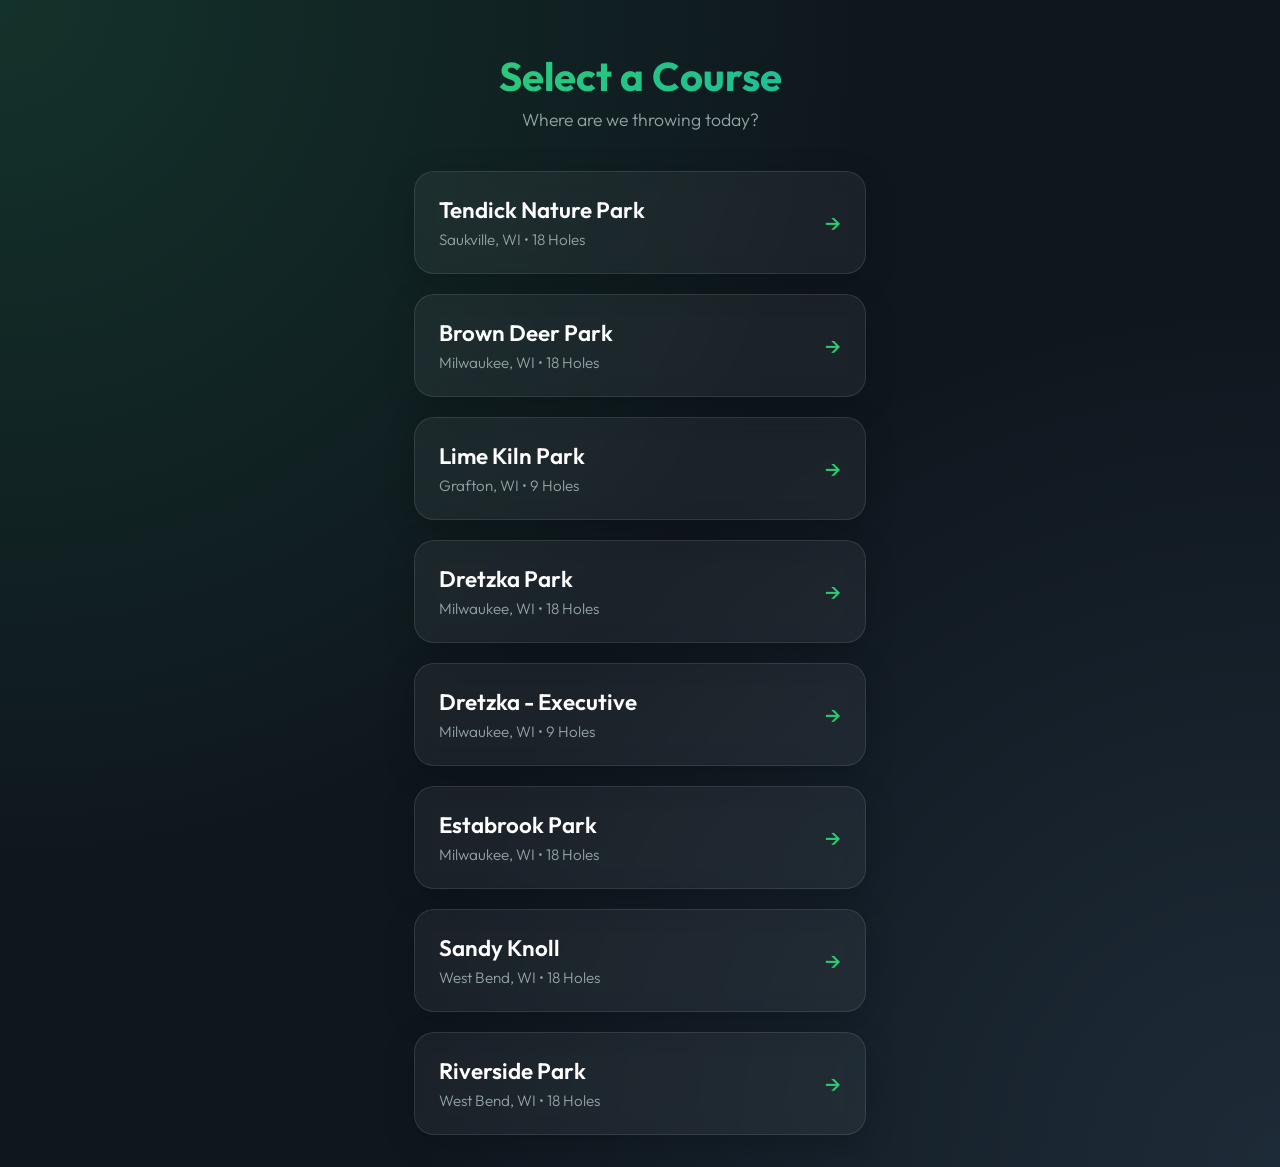
<file: index.html>
<!DOCTYPE html>
<html lang="en">
<head>
    <meta charset="UTF-8">
    <meta name="viewport" content="width=device-width, initial-scale=1.0, maximum-scale=1.0, user-scalable=no">
    <title>Disc Golf Courses</title>
    <link rel="preconnect" href="https://fonts.googleapis.com">
    <link rel="preconnect" href="https://fonts.gstatic.com" crossorigin>
    <link href="https://fonts.googleapis.com/css2?family=Outfit:wght@300;400;600;700&display=swap" rel="stylesheet">
    <link rel="stylesheet" href="style.css">
</head>
<body>
    <div id="app">
        <header>
            <h1>Select a Course</h1>
            <p>Where are we throwing today?</p>
        </header>

        <main class="course-list">
            <a href="courses/tendick/index.html" class="course-card">
                <div class="course-content">
                    <h2>Tendick Nature Park</h2>
                    <p>Saukville, WI • 18 Holes</p>
                </div>
                <div class="course-icon">→</div>
            </a>

            <a href="courses/brown-deer/index.html" class="course-card">
                <div class="course-content">
                    <h2>Brown Deer Park</h2>
                    <p>Milwaukee, WI • 18 Holes</p>
                </div>
                <div class="course-icon">→</div>
            </a>

            <a href="courses/lime-kiln/index.html" class="course-card">
                <div class="course-content">
                    <h2>Lime Kiln Park</h2>
                    <p>Grafton, WI • 9 Holes</p>
                </div>
                <div class="course-icon">→</div>
            </a>

            <a href="courses/dretzka/index.html" class="course-card">
                <div class="course-content">
                    <h2>Dretzka Park</h2>
                    <p>Milwaukee, WI • 18 Holes</p>
                </div>
                <div class="course-icon">→</div>
            </a>

            <a href="courses/dretzka-executive/index.html" class="course-card">
                <div class="course-content">
                    <h2>Dretzka - Executive</h2>
                    <p>Milwaukee, WI • 9 Holes</p>
                </div>
                <div class="course-icon">→</div>
            </a>

            <a href="courses/estabrook/index.html" class="course-card">
                <div class="course-content">
                    <h2>Estabrook Park</h2>
                    <p>Milwaukee, WI • 18 Holes</p>
                </div>
                <div class="course-icon">→</div>
            </a>

            <a href="courses/sandy-knoll/index.html" class="course-card">
                <div class="course-content">
                    <h2>Sandy Knoll</h2>
                    <p>West Bend, WI • 18 Holes</p>
                </div>
                <div class="course-icon">→</div>
            </a>

            <a href="courses/riverside-park/index.html" class="course-card">
                <div class="course-content">
                    <h2>Riverside Park</h2>
                    <p>West Bend, WI • 18 Holes</p>
                </div>
                <div class="course-icon">→</div>
            </a>
        </main>
    </div>
</body>
</html>
</file>
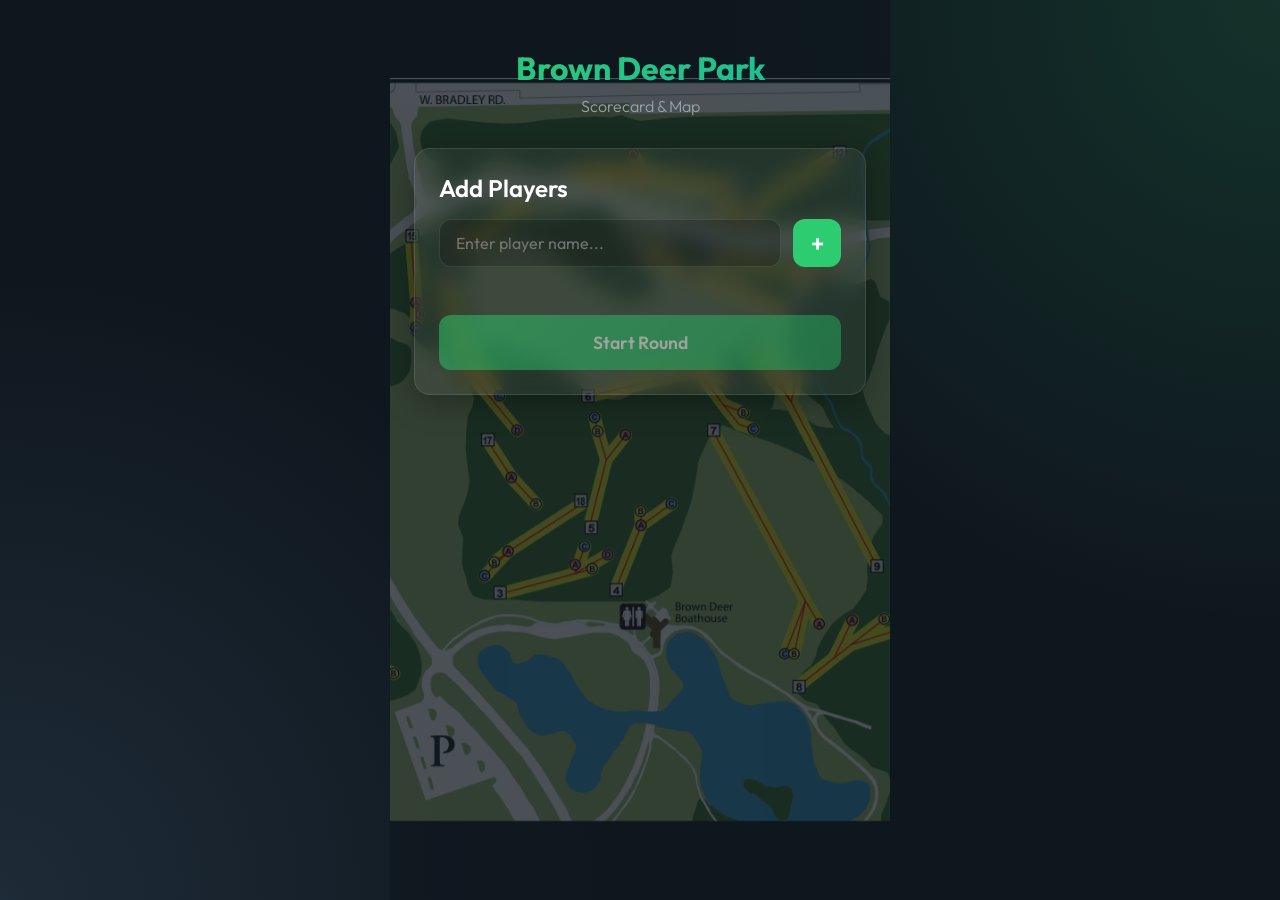
<file: courses/brown-deer/index.html>
<!DOCTYPE html>
<html lang="en">
<head>
    <meta charset="UTF-8">
    <meta name="viewport" content="width=device-width, initial-scale=1.0, maximum-scale=1.0, user-scalable=no">
    <title>Brown Deer Park Scorecard</title>
    <link rel="preconnect" href="https://fonts.googleapis.com">
    <link rel="preconnect" href="https://fonts.gstatic.com" crossorigin>
    <link href="https://fonts.googleapis.com/css2?family=Outfit:wght@300;400;600;700&display=swap" rel="stylesheet">
    <link rel="stylesheet" href="style.css">
</head>
<body>
    <div id="app">
        <!-- Dynamic Map Background -->
        <div class="map-container">
            <div id="map-rotator" class="full-map">
                <img id="map-layer" src="Map.png" alt="Course Map">
            </div>
            <div class="map-overlay-darken"></div>
        </div>

        <!-- Setup Screen -->
        <div id="setup-screen" class="screen active">
            <header>
                <h1>Brown Deer Park</h1>
            <p>Scorecard & Map</p>
            </header>
            
            <div class="card setup-card">
                <h2>Add Players</h2>
                <div class="input-group">
                    <input type="text" id="player-name-input" placeholder="Enter player name..." />
                    <button id="add-player-btn" class="btn-primary">+</button>
                </div>
                <ul id="player-list" class="player-list">
                    <!-- Players will be added here -->
                </ul>
                <button id="start-round-btn" class="btn-large btn-success" disabled>Start Round</button>
            </div>
        </div>

        <!-- Hole Screen -->
        <div id="hole-screen" class="screen">
            <header class="hole-header">
                <div class="hole-nav">
                    <button id="prev-hole-btn" class="nav-btn">&larr;</button>
                    <div class="hole-info-display">
                        <h2 id="current-hole-title">Hole 1</h2>
                        <span id="current-hole-par" class="par-badge">Par 3</span>
                    </div>
                    <button id="next-hole-btn" class="nav-btn">&rarr;</button>
                </div>
            </header>
            
            <div class="scores-container" id="scores-container">
                <!-- Player score controls will be injected here -->
            </div>
            
            <div class="bottom-actions">
                <button id="view-scorecard-btn" class="btn-large btn-secondary">View Scorecard</button>
            </div>
        </div>

        <!-- Overview Scorecard Screen -->
        <div id="overview-screen" class="screen">
            <header class="overview-header">
                <h2>Round Overview</h2>
                <button id="back-to-hole-btn" class="close-btn">&times;</button>
            </header>
            
            <div class="table-container">
                <table id="scorecard-table">
                    <!-- Table injected by JS -->
                </table>
            </div>
            
            <div class="bottom-actions">
                <button id="end-round-btn" class="btn-large btn-danger">End Round & Reset</button>
            </div>
        </div>
    </div>
    
    <script src="app.js"></script>
</body>
</html>
</file>
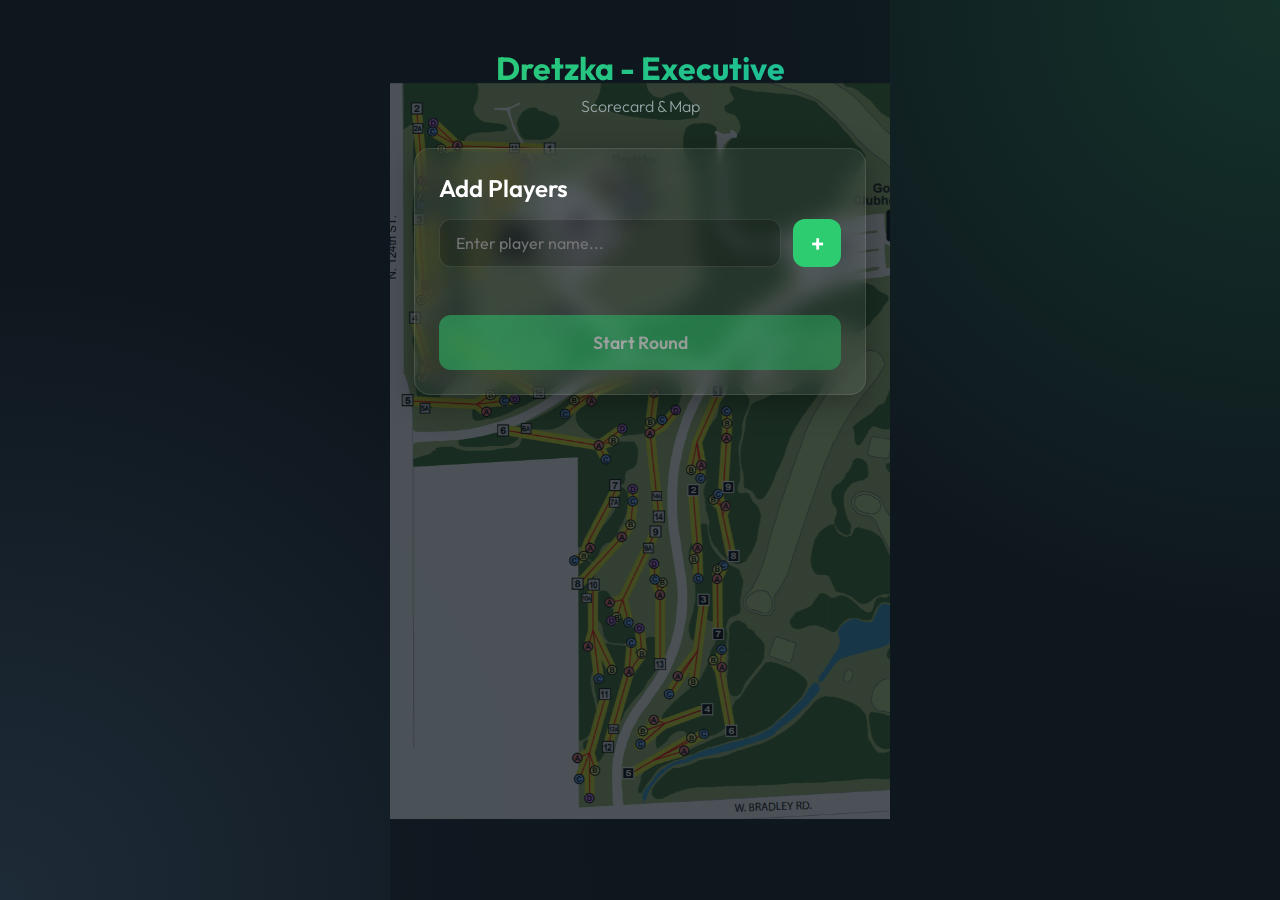
<file: courses/dretzka-executive/index.html>
<!DOCTYPE html>
<html lang="en">
<head>
    <meta charset="UTF-8">
    <meta name="viewport" content="width=device-width, initial-scale=1.0, maximum-scale=1.0, user-scalable=no">
    <title>Dretzka - Executive Course</title>
    <link rel="preconnect" href="https://fonts.googleapis.com">
    <link rel="preconnect" href="https://fonts.gstatic.com" crossorigin>
    <link href="https://fonts.googleapis.com/css2?family=Outfit:wght@300;400;600;700&display=swap" rel="stylesheet">
    <link rel="stylesheet" href="style.css">
</head>
<body>
    <div id="app">
        <!-- Dynamic Map Background -->
        <div class="map-container">
            <div id="map-rotator" class="full-map">
                <img id="map-layer" src="Map.png" alt="Course Map">
            </div>
            <div class="map-overlay-darken"></div>
        </div>

        <!-- Setup Screen -->
        <div id="setup-screen" class="screen active">
            <header>
                <h1>Dretzka - Executive</h1>
            <p>Scorecard & Map</p>
            </header>
            
            <div class="card setup-card">
                <h2>Add Players</h2>
                <div class="input-group">
                    <input type="text" id="player-name-input" placeholder="Enter player name..." />
                    <button id="add-player-btn" class="btn-primary">+</button>
                </div>
                <ul id="player-list" class="player-list">
                    <!-- Players will be added here -->
                </ul>
                <button id="start-round-btn" class="btn-large btn-success" disabled>Start Round</button>
            </div>
        </div>

        <!-- Hole Screen -->
        <div id="hole-screen" class="screen">
            <header class="hole-header">
                <div class="hole-nav">
                    <button id="prev-hole-btn" class="nav-btn">&larr;</button>
                    <div class="hole-info-display">
                        <h2 id="current-hole-title">Hole 1</h2>
                        <span id="current-hole-par" class="par-badge">Par 3</span>
                    </div>
                    <button id="next-hole-btn" class="nav-btn">&rarr;</button>
                </div>
            </header>
            
            <div class="scores-container" id="scores-container">
                <!-- Player score controls will be injected here -->
            </div>
            
            <div class="bottom-actions">
                <button id="view-scorecard-btn" class="btn-large btn-secondary">View Scorecard</button>
            </div>
        </div>

        <!-- Overview Scorecard Screen -->
        <div id="overview-screen" class="screen">
            <header class="overview-header">
                <h2>Executive Course Scorecard</h2>
                <button id="back-to-hole-btn" class="close-btn">&times;</button>
            </header>
            
            <div class="table-container">
                <table id="scorecard-table">
                    <!-- Table injected by JS -->
                </table>
            </div>
            
            <div class="bottom-actions">
                <button id="end-round-btn" class="btn-large btn-danger">End Round & Reset</button>
            </div>
        </div>
    </div>
    
    <script src="app.js"></script>
</body>
</html>
</file>
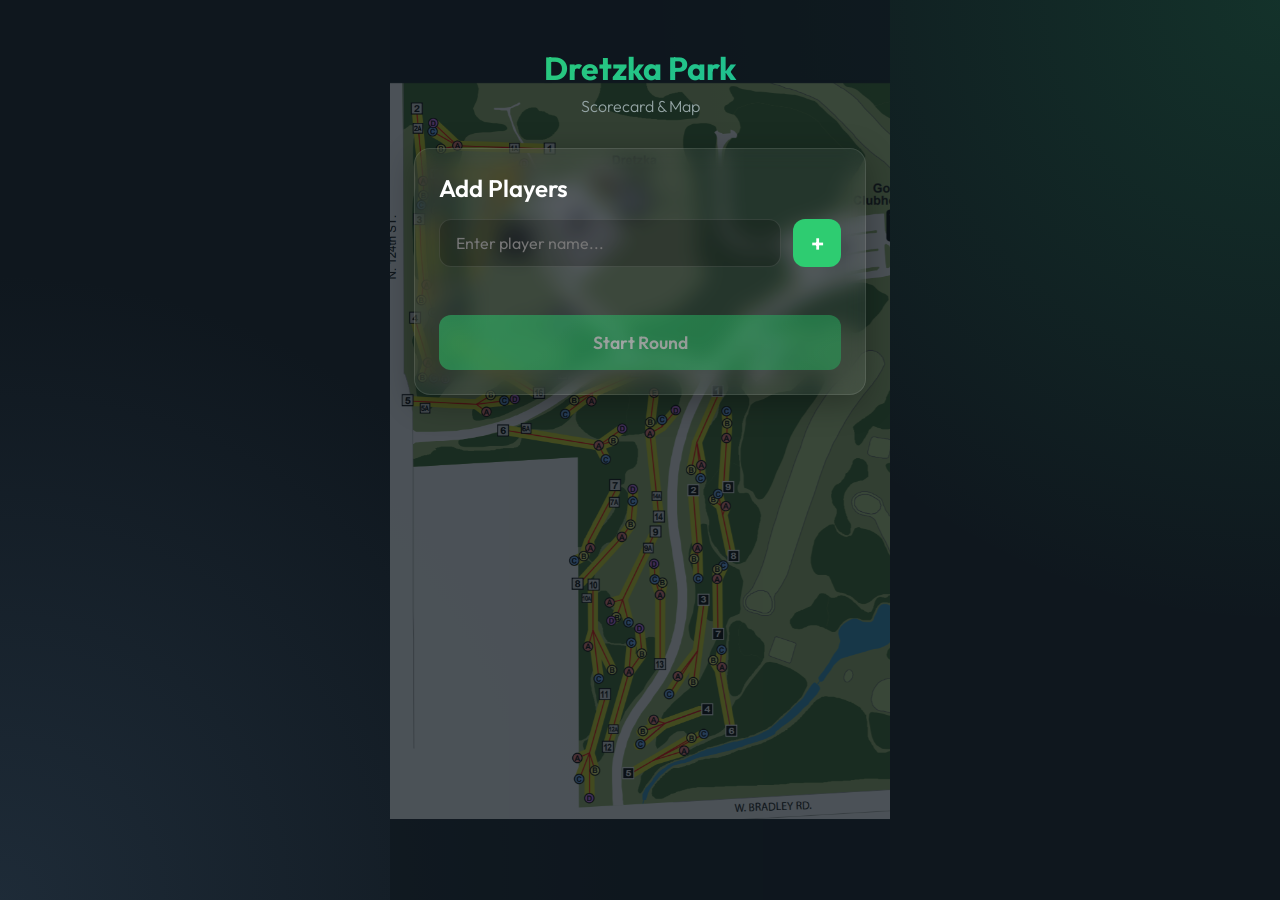
<file: courses/dretzka/index.html>
<!DOCTYPE html>
<html lang="en">
<head>
    <meta charset="UTF-8">
    <meta name="viewport" content="width=device-width, initial-scale=1.0, maximum-scale=1.0, user-scalable=no">
    <title>Dretzka Park Scorecard</title>
    <link rel="preconnect" href="https://fonts.googleapis.com">
    <link rel="preconnect" href="https://fonts.gstatic.com" crossorigin>
    <link href="https://fonts.googleapis.com/css2?family=Outfit:wght@300;400;600;700&display=swap" rel="stylesheet">
    <link rel="stylesheet" href="style.css">
</head>
<body>
    <div id="app">
        <!-- Dynamic Map Background -->
        <div class="map-container">
            <div id="map-rotator" class="full-map">
                <img id="map-layer" src="Map.png" alt="Course Map">
            </div>
            <div class="map-overlay-darken"></div>
        </div>

        <!-- Setup Screen -->
        <div id="setup-screen" class="screen active">
            <header>
                <h1>Dretzka Park</h1>
            <p>Scorecard & Map</p>
            </header>
            
            <div class="card setup-card">
                <h2>Add Players</h2>
                <div class="input-group">
                    <input type="text" id="player-name-input" placeholder="Enter player name..." />
                    <button id="add-player-btn" class="btn-primary">+</button>
                </div>
                <ul id="player-list" class="player-list">
                    <!-- Players will be added here -->
                </ul>
                <button id="start-round-btn" class="btn-large btn-success" disabled>Start Round</button>
            </div>
        </div>

        <!-- Hole Screen -->
        <div id="hole-screen" class="screen">
            <header class="hole-header">
                <div class="hole-nav">
                    <button id="prev-hole-btn" class="nav-btn">&larr;</button>
                    <div class="hole-info-display">
                        <h2 id="current-hole-title">Hole 1</h2>
                        <span id="current-hole-par" class="par-badge">Par 3</span>
                    </div>
                    <button id="next-hole-btn" class="nav-btn">&rarr;</button>
                </div>
            </header>
            
            <div class="scores-container" id="scores-container">
                <!-- Player score controls will be injected here -->
            </div>
            
            <div class="bottom-actions">
                <button id="view-scorecard-btn" class="btn-large btn-secondary">View Scorecard</button>
            </div>
        </div>

        <!-- Overview Scorecard Screen -->
        <div id="overview-screen" class="screen">
            <header class="overview-header">
                <h2>Dretzka Park Scorecard</h2>
                <button id="back-to-hole-btn" class="close-btn">&times;</button>
            </header>
            
            <div class="table-container">
                <table id="scorecard-table">
                    <!-- Table injected by JS -->
                </table>
            </div>
            
            <div class="bottom-actions">
                <button id="end-round-btn" class="btn-large btn-danger">End Round & Reset</button>
            </div>
        </div>
    </div>
    
    <script src="app.js"></script>
</body>
</html>
</file>
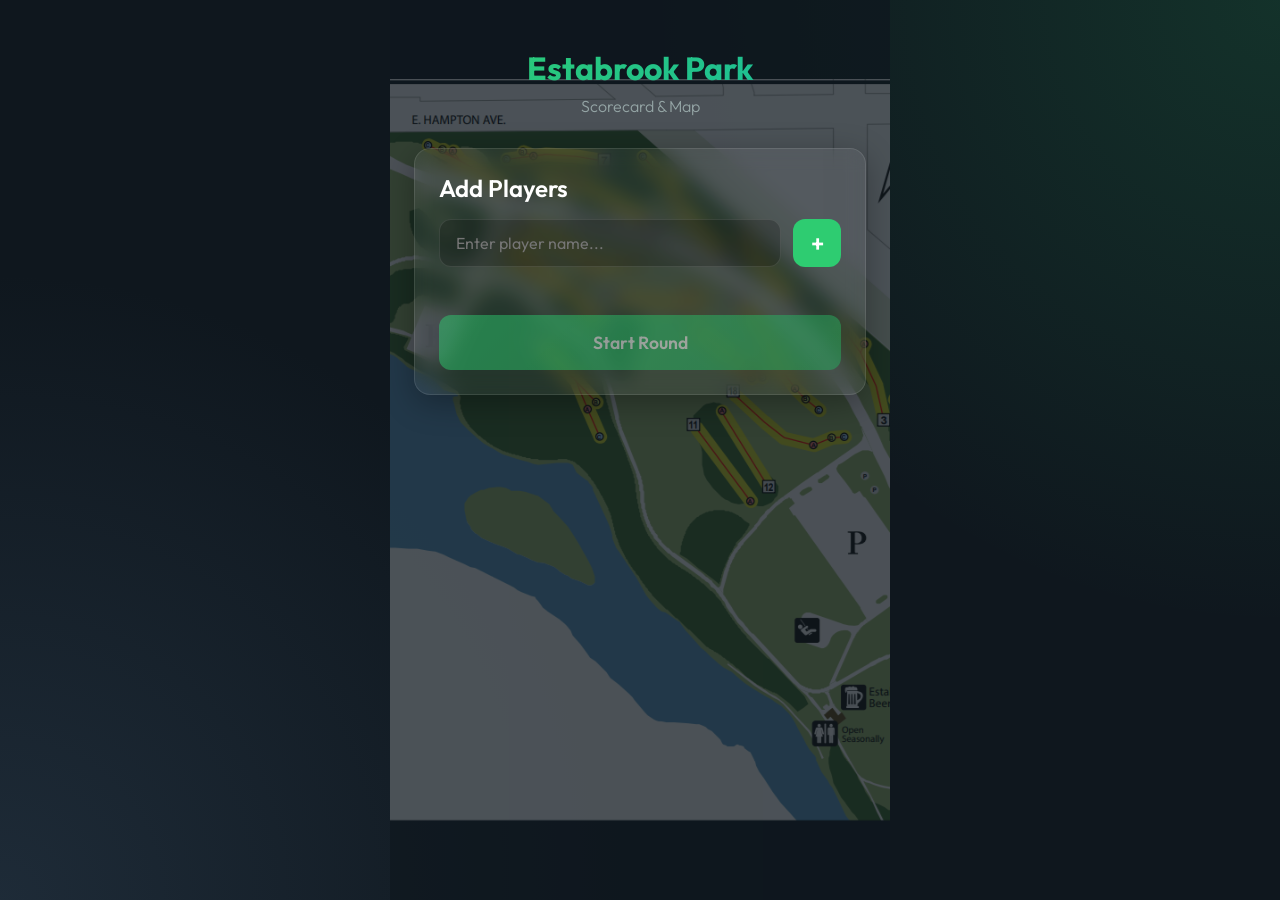
<file: courses/estabrook/index.html>
<!DOCTYPE html>
<html lang="en">
<head>
    <meta charset="UTF-8">
    <meta name="viewport" content="width=device-width, initial-scale=1.0, maximum-scale=1.0, user-scalable=no">
    <title>Estabrook Park Scorecard</title>
    <link rel="preconnect" href="https://fonts.googleapis.com">
    <link rel="preconnect" href="https://fonts.gstatic.com" crossorigin>
    <link href="https://fonts.googleapis.com/css2?family=Outfit:wght@300;400;600;700&display=swap" rel="stylesheet">
    <link rel="stylesheet" href="style.css">
</head>
<body>
    <div id="app">
        <!-- Dynamic Map Background -->
        <div class="map-container">
            <div id="map-rotator" class="full-map">
                <img id="map-layer" src="Map.png" alt="Course Map">
            </div>
            <div class="map-overlay-darken"></div>
        </div>

        <!-- Setup Screen -->
        <div id="setup-screen" class="screen active">
            <header>
                <h1>Estabrook Park</h1>
            <p>Scorecard & Map</p>
            </header>
            
            <div class="card setup-card">
                <h2>Add Players</h2>
                <div class="input-group">
                    <input type="text" id="player-name-input" placeholder="Enter player name..." />
                    <button id="add-player-btn" class="btn-primary">+</button>
                </div>
                <ul id="player-list" class="player-list">
                    <!-- Players will be added here -->
                </ul>
                <button id="start-round-btn" class="btn-large btn-success" disabled>Start Round</button>
            </div>
        </div>

        <!-- Hole Screen -->
        <div id="hole-screen" class="screen">
            <header class="hole-header">
                <div class="hole-nav">
                    <button id="prev-hole-btn" class="nav-btn">&larr;</button>
                    <div class="hole-info-display">
                        <h2 id="current-hole-title">Hole 1</h2>
                        <span id="current-hole-par" class="par-badge">Par 3</span>
                    </div>
                    <button id="next-hole-btn" class="nav-btn">&rarr;</button>
                </div>
            </header>
            
            <div class="scores-container" id="scores-container">
                <!-- Player score controls will be injected here -->
            </div>
            
            <div class="bottom-actions">
                <button id="view-scorecard-btn" class="btn-large btn-secondary">View Scorecard</button>
            </div>
        </div>

        <!-- Overview Scorecard Screen -->
        <div id="overview-screen" class="screen">
            <header class="overview-header">
                <h2>Estabrook Park Scorecard</h2>
                <button id="back-to-hole-btn" class="close-btn">&times;</button>
            </header>
            
            <div class="table-container">
                <table id="scorecard-table">
                    <!-- Table injected by JS -->
                </table>
            </div>
            
            <div class="bottom-actions">
                <button id="end-round-btn" class="btn-large btn-danger">End Round & Reset</button>
            </div>
        </div>
    </div>
    
    <script src="app.js"></script>
</body>
</html>
</file>
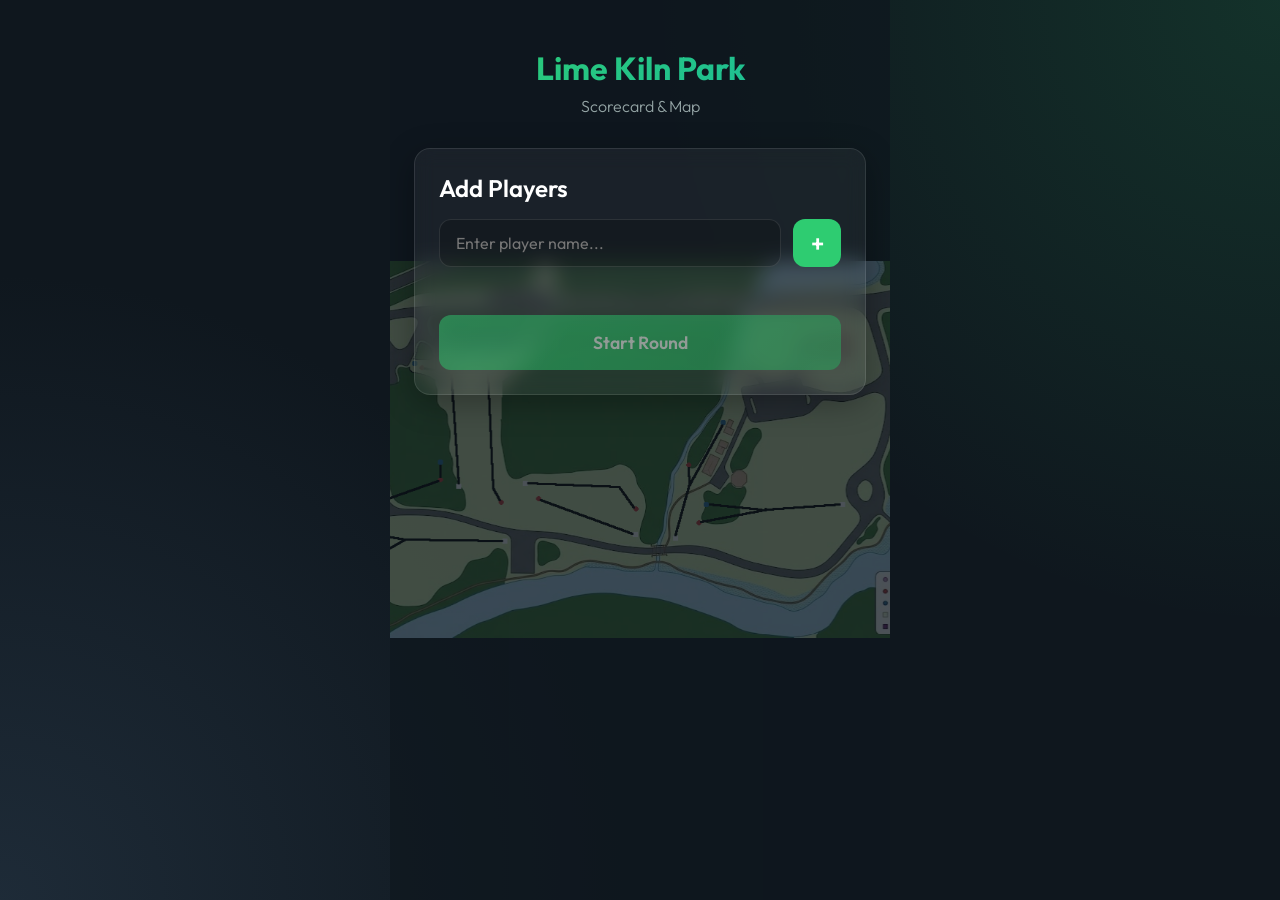
<file: courses/lime-kiln/index.html>
<!DOCTYPE html>
<html lang="en">
<head>
    <meta charset="UTF-8">
    <meta name="viewport" content="width=device-width, initial-scale=1.0, maximum-scale=1.0, user-scalable=no">
    <title>Lime Kiln Park Scorecard</title>
    <link rel="preconnect" href="https://fonts.googleapis.com">
    <link rel="preconnect" href="https://fonts.gstatic.com" crossorigin>
    <link href="https://fonts.googleapis.com/css2?family=Outfit:wght@300;400;600;700&display=swap" rel="stylesheet">
    <link rel="stylesheet" href="style.css">
</head>
<body>
    <div id="app">
        <!-- Dynamic Map Background -->
        <div class="map-container">
            <div id="map-rotator" class="full-map">
                <img id="map-layer" src="Map.png" alt="Course Map">
            </div>
            <div class="map-overlay-darken"></div>
        </div>

        <!-- Setup Screen -->
        <div id="setup-screen" class="screen active">
            <header>
                <h1>Lime Kiln Park</h1>
            <p>Scorecard & Map</p>
            </header>
            
            <div class="card setup-card">
                <h2>Add Players</h2>
                <div class="input-group">
                    <input type="text" id="player-name-input" placeholder="Enter player name..." />
                    <button id="add-player-btn" class="btn-primary">+</button>
                </div>
                <ul id="player-list" class="player-list">
                    <!-- Players will be added here -->
                </ul>
                <button id="start-round-btn" class="btn-large btn-success" disabled>Start Round</button>
            </div>
        </div>

        <!-- Hole Screen -->
        <div id="hole-screen" class="screen">
            <header class="hole-header">
                <div class="hole-nav">
                    <button id="prev-hole-btn" class="nav-btn">&larr;</button>
                    <div class="hole-info-display">
                        <h2 id="current-hole-title">Hole 1</h2>
                        <span id="current-hole-par" class="par-badge">Par 3</span>
                    </div>
                    <button id="next-hole-btn" class="nav-btn">&rarr;</button>
                </div>
            </header>
            
            <div class="scores-container" id="scores-container">
                <!-- Player score controls will be injected here -->
            </div>
            
            <div class="bottom-actions">
                <button id="view-scorecard-btn" class="btn-large btn-secondary">View Scorecard</button>
            </div>
        </div>

        <!-- Overview Scorecard Screen -->
        <div id="overview-screen" class="screen">
            <header class="overview-header">
                <h2>Lime Kiln Park Scorecard</h2>
                <button id="back-to-hole-btn" class="close-btn">&times;</button>
            </header>
            
            <div class="table-container">
                <table id="scorecard-table">
                    <!-- Table injected by JS -->
                </table>
            </div>
            
            <div class="bottom-actions">
                <button id="end-round-btn" class="btn-large btn-danger">End Round & Reset</button>
            </div>
        </div>
    </div>
    
    <script src="app.js"></script>
</body>
</html>
</file>
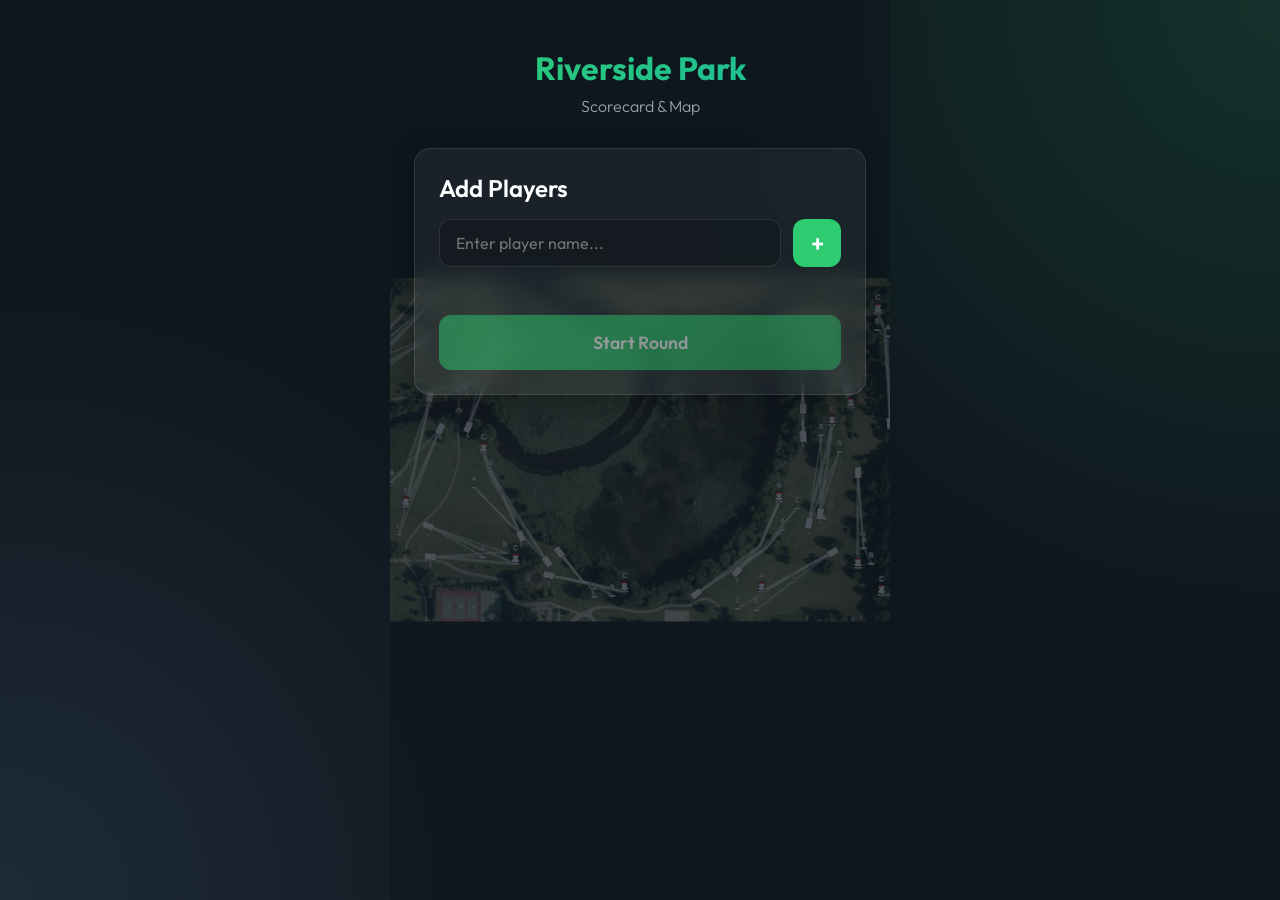
<file: courses/riverside-park/index.html>
<!DOCTYPE html>
<html lang="en">
<head>
    <meta charset="UTF-8">
    <meta name="viewport" content="width=device-width, initial-scale=1.0, maximum-scale=1.0, user-scalable=no">
    <title>Riverside Park Scorecard</title>
    <link rel="preconnect" href="https://fonts.googleapis.com">
    <link rel="preconnect" href="https://fonts.gstatic.com" crossorigin>
    <link href="https://fonts.googleapis.com/css2?family=Outfit:wght@300;400;600;700&display=swap" rel="stylesheet">
    <link rel="stylesheet" href="style.css">
</head>
<body>
    <div id="app">
        <!-- Dynamic Map Background -->
        <div class="map-container">
            <div id="map-rotator" class="full-map">
                <img id="map-layer" src="Map.png" alt="Course Map">
            </div>
            <div class="map-overlay-darken"></div>
        </div>

        <!-- Setup Screen -->
        <div id="setup-screen" class="screen active">
            <header>
                <h1>Riverside Park</h1>
            <p>Scorecard & Map</p>
            </header>
            
            <div class="card setup-card">
                <h2>Add Players</h2>
                <div class="input-group">
                    <input type="text" id="player-name-input" placeholder="Enter player name..." />
                    <button id="add-player-btn" class="btn-primary">+</button>
                </div>
                <ul id="player-list" class="player-list">
                    <!-- Players will be added here -->
                </ul>
                <button id="start-round-btn" class="btn-large btn-success" disabled>Start Round</button>
            </div>
        </div>

        <!-- Hole Screen -->
        <div id="hole-screen" class="screen">
            <header class="hole-header">
                <div class="hole-nav">
                    <button id="prev-hole-btn" class="nav-btn">&larr;</button>
                    <div class="hole-info-display">
                        <h2 id="current-hole-title">Hole 1</h2>
                        <span id="current-hole-par" class="par-badge">Par 3</span>
                    </div>
                    <button id="next-hole-btn" class="nav-btn">&rarr;</button>
                </div>
            </header>
            
            <div class="scores-container" id="scores-container">
                <!-- Player score controls will be injected here -->
            </div>
            
            <div class="bottom-actions">
                <button id="view-scorecard-btn" class="btn-large btn-secondary">View Scorecard</button>
            </div>
        </div>

        <!-- Overview Scorecard Screen -->
        <div id="overview-screen" class="screen">
            <header class="overview-header">
                <h2>Riverside Park Scorecard</h2>
                <button id="back-to-hole-btn" class="close-btn">&times;</button>
            </header>
            
            <div class="table-container">
                <table id="scorecard-table">
                    <!-- Table injected by JS -->
                </table>
            </div>
            
            <div class="bottom-actions">
                <button id="end-round-btn" class="btn-large btn-danger">End Round & Reset</button>
            </div>
        </div>
    </div>
    
    <script src="app.js"></script>
</body>
</html>
</file>
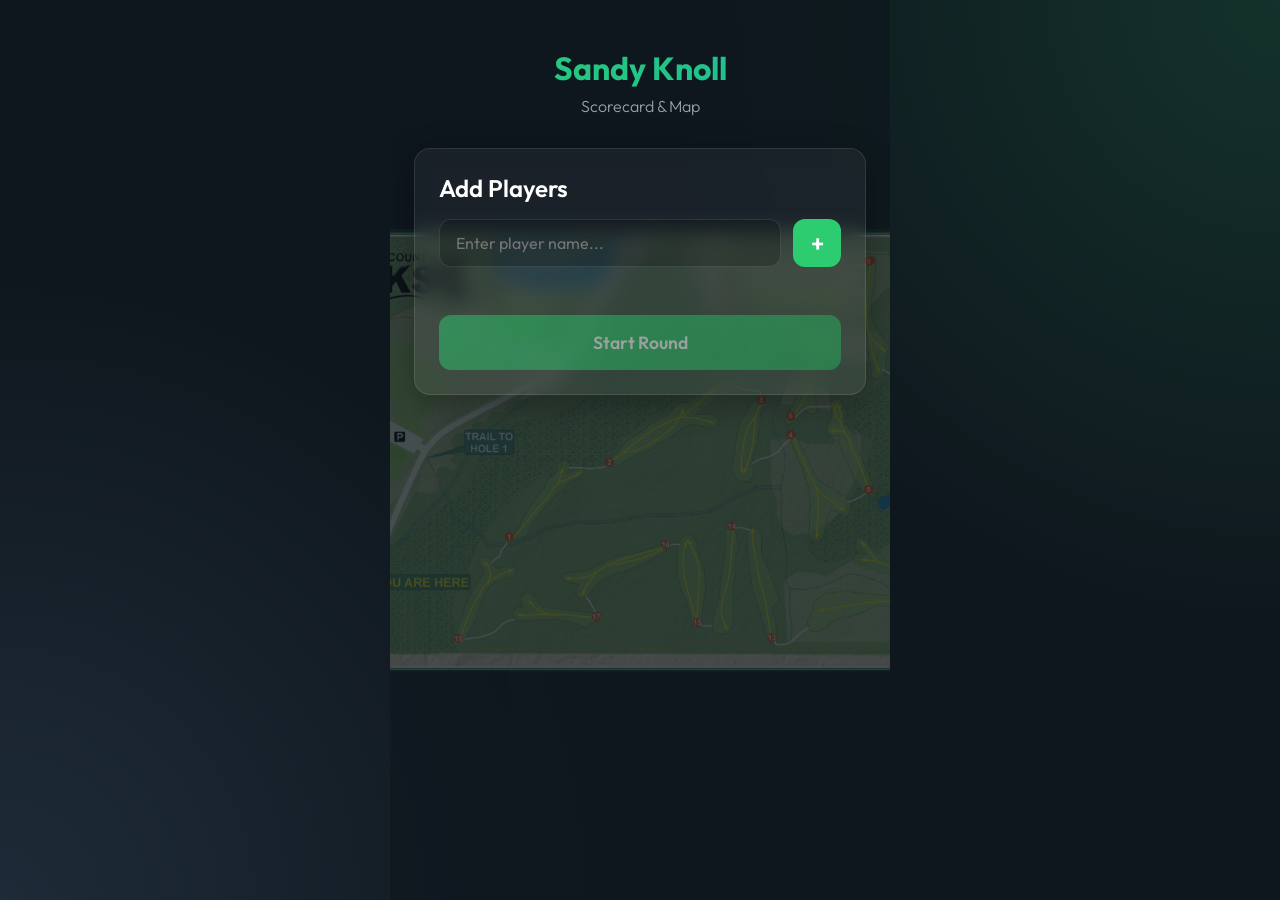
<file: courses/sandy-knoll/index.html>
<!DOCTYPE html>
<html lang="en">
<head>
    <meta charset="UTF-8">
    <meta name="viewport" content="width=device-width, initial-scale=1.0, maximum-scale=1.0, user-scalable=no">
    <title>Sandy Knoll Scorecard</title>
    <link rel="preconnect" href="https://fonts.googleapis.com">
    <link rel="preconnect" href="https://fonts.gstatic.com" crossorigin>
    <link href="https://fonts.googleapis.com/css2?family=Outfit:wght@300;400;600;700&display=swap" rel="stylesheet">
    <link rel="stylesheet" href="style.css">
</head>
<body>
    <div id="app">
        <!-- Dynamic Map Background -->
        <div class="map-container">
            <div id="map-rotator" class="full-map">
                <img id="map-layer" src="Map.png" alt="Course Map">
            </div>
            <div class="map-overlay-darken"></div>
        </div>

        <!-- Setup Screen -->
        <div id="setup-screen" class="screen active">
            <header>
                <h1>Sandy Knoll</h1>
            <p>Scorecard & Map</p>
            </header>
            
            <div class="card setup-card">
                <h2>Add Players</h2>
                <div class="input-group">
                    <input type="text" id="player-name-input" placeholder="Enter player name..." />
                    <button id="add-player-btn" class="btn-primary">+</button>
                </div>
                <ul id="player-list" class="player-list">
                    <!-- Players will be added here -->
                </ul>
                <button id="start-round-btn" class="btn-large btn-success" disabled>Start Round</button>
            </div>
        </div>

        <!-- Hole Screen -->
        <div id="hole-screen" class="screen">
            <header class="hole-header">
                <div class="hole-nav">
                    <button id="prev-hole-btn" class="nav-btn">&larr;</button>
                    <div class="hole-info-display">
                        <h2 id="current-hole-title">Hole 1</h2>
                        <span id="current-hole-par" class="par-badge">Par 3</span>
                    </div>
                    <button id="next-hole-btn" class="nav-btn">&rarr;</button>
                </div>
            </header>
            
            <div class="scores-container" id="scores-container">
                <!-- Player score controls will be injected here -->
            </div>
            
            <div class="bottom-actions">
                <button id="view-scorecard-btn" class="btn-large btn-secondary">View Scorecard</button>
            </div>
        </div>

        <!-- Overview Scorecard Screen -->
        <div id="overview-screen" class="screen">
            <header class="overview-header">
                <h2>Sandy Knoll Scorecard</h2>
                <button id="back-to-hole-btn" class="close-btn">&times;</button>
            </header>
            
            <div class="table-container">
                <table id="scorecard-table">
                    <!-- Table injected by JS -->
                </table>
            </div>
            
            <div class="bottom-actions">
                <button id="end-round-btn" class="btn-large btn-danger">End Round & Reset</button>
            </div>
        </div>
    </div>
    
    <script src="app.js"></script>
</body>
</html>
</file>
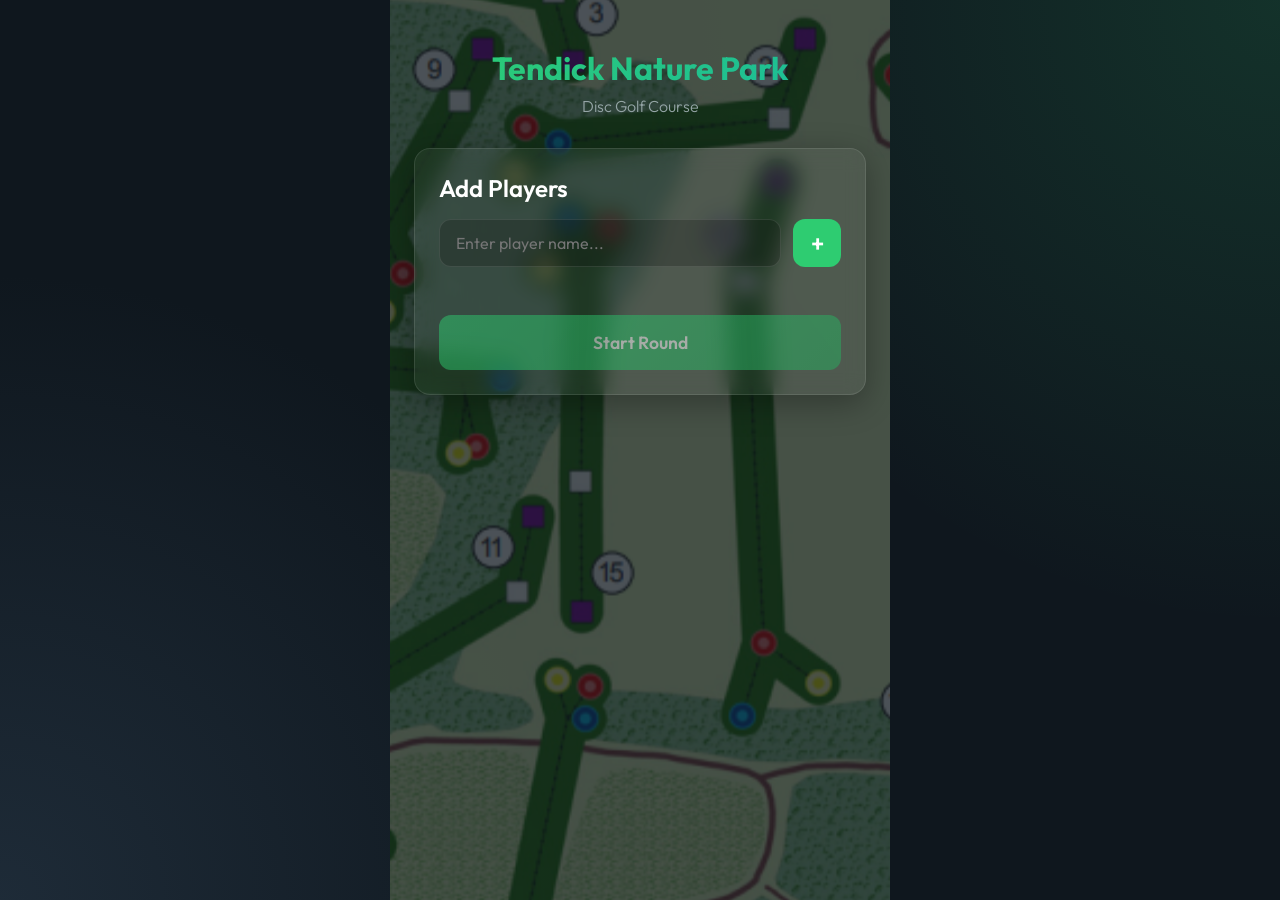
<file: courses/tendick/index.html>
<!DOCTYPE html>
<html lang="en">
<head>
    <meta charset="UTF-8">
    <meta name="viewport" content="width=device-width, initial-scale=1.0, maximum-scale=1.0, user-scalable=no">
    <title>Tendick Nature Park Scorecard</title>
    <link rel="preconnect" href="https://fonts.googleapis.com">
    <link rel="preconnect" href="https://fonts.gstatic.com" crossorigin>
    <link href="https://fonts.googleapis.com/css2?family=Outfit:wght@300;400;600;700&display=swap" rel="stylesheet">
    <link rel="stylesheet" href="style.css">
</head>
<body>
    <div id="app">
        <!-- Dynamic Map Background -->
        <div class="map-container">
            <div id="map-rotator" class="full-map">
                <img id="map-layer" src="Map.png" alt="Course Map">
            </div>
            <div class="map-overlay-darken"></div>
        </div>

        <!-- Setup Screen -->
        <div id="setup-screen" class="screen active">
            <header>
                <h1>Tendick Nature Park</h1>
                <p>Disc Golf Course</p>
            </header>
            
            <div class="card setup-card">
                <h2>Add Players</h2>
                <div class="input-group">
                    <input type="text" id="player-name-input" placeholder="Enter player name..." />
                    <button id="add-player-btn" class="btn-primary">+</button>
                </div>
                <ul id="player-list" class="player-list">
                    <!-- Players will be added here -->
                </ul>
                <button id="start-round-btn" class="btn-large btn-success" disabled>Start Round</button>
            </div>
        </div>

        <!-- Hole Screen -->
        <div id="hole-screen" class="screen">
            <header class="hole-header">
                <div class="hole-nav">
                    <button id="prev-hole-btn" class="nav-btn">&larr;</button>
                    <div class="hole-info-display">
                        <h2 id="current-hole-title">Hole 1</h2>
                        <span id="current-hole-par" class="par-badge">Par 3</span>
                    </div>
                    <button id="next-hole-btn" class="nav-btn">&rarr;</button>
                </div>
            </header>
            
            <div class="scores-container" id="scores-container">
                <!-- Player score controls will be injected here -->
            </div>
            
            <div class="bottom-actions">
                <button id="view-scorecard-btn" class="btn-large btn-secondary">View Scorecard</button>
            </div>
        </div>

        <!-- Overview Scorecard Screen -->
        <div id="overview-screen" class="screen">
            <header class="overview-header">
                <h2>Round Overview</h2>
                <button id="back-to-hole-btn" class="close-btn">&times;</button>
            </header>
            
            <div class="table-container">
                <table id="scorecard-table">
                    <!-- Table injected by JS -->
                </table>
            </div>
            
            <div class="bottom-actions">
                <button id="end-round-btn" class="btn-large btn-danger">End Round & Reset</button>
            </div>
        </div>
    </div>
    
    <script src="app.js"></script>
</body>
</html>
</file>
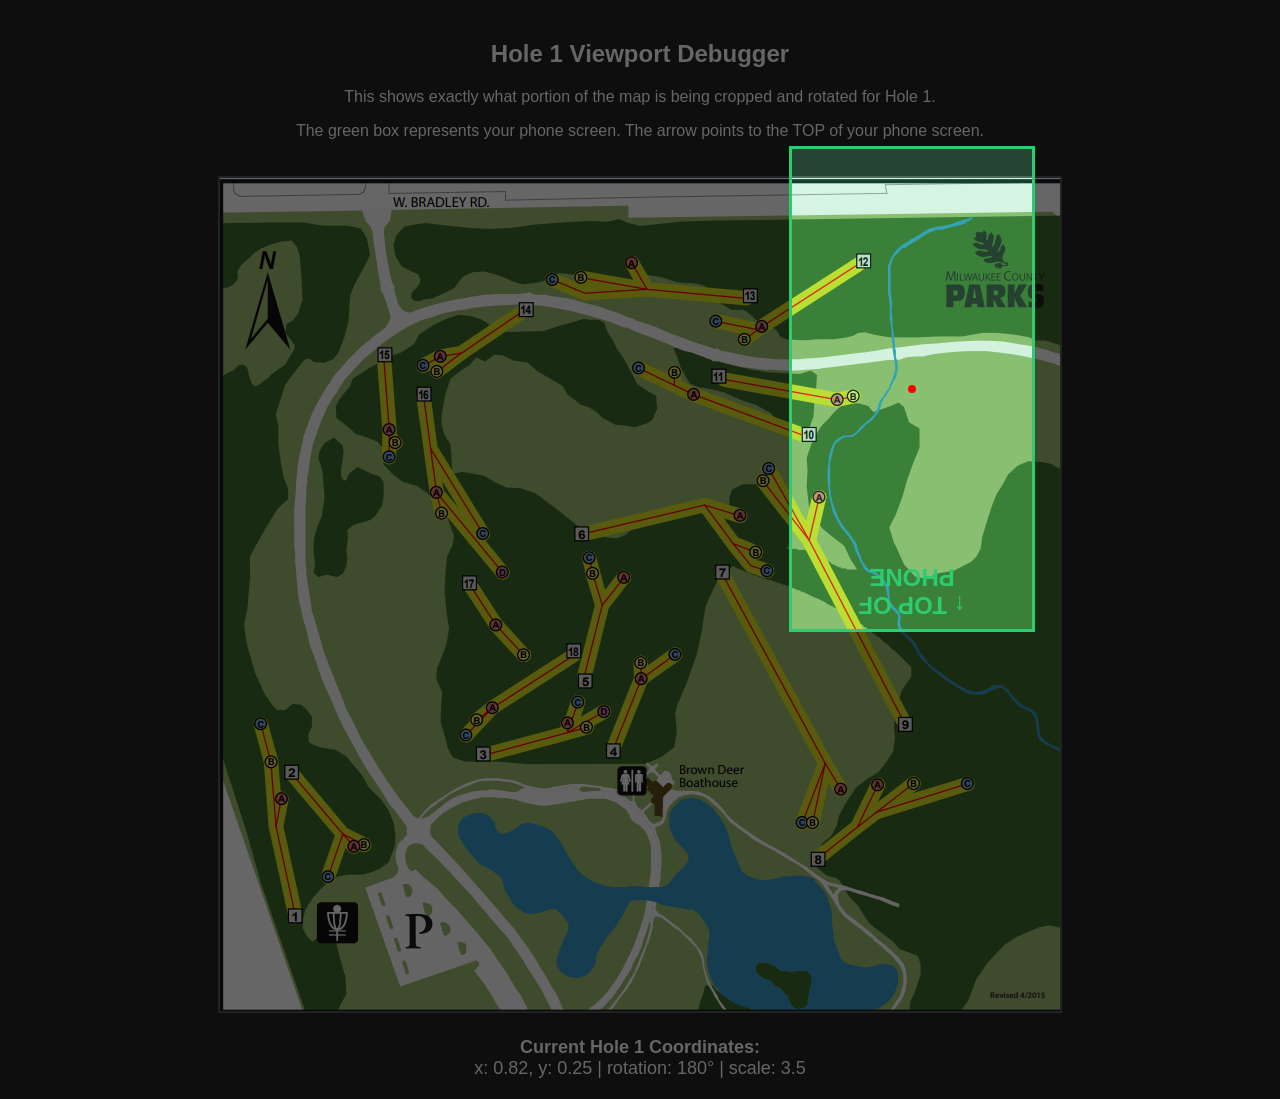
<file: courses/brown-deer/map_debugger.html>
<!DOCTYPE html>
<html>
<head>
    <title>Map Coordinates Debugger</title>
    <style>
        body { font-family: sans-serif; background: #222; color: #fff; text-align: center; margin: 0; padding: 20px; }
        .container { display: inline-block; position: relative; margin-top: 20px; border: 2px solid #555; }
        .container img { display: block; max-width: 100%; }
        
        /* The exact viewport size as seen on a mobile device (scaled proportionally) */
        .viewport-box {
            position: absolute;
            border: 3px solid #2ECC71;
            background: rgba(46, 204, 113, 0.2);
            box-shadow: 0 0 0 9999px rgba(0, 0, 0, 0.6);
            transform-origin: center center;
            pointer-events: none;
        }
        
        .center-dot {
            position: absolute;
            width: 8px; height: 8px;
            background: red;
            border-radius: 50%;
            top: 50%; left: 50%;
            transform: translate(-50%, -50%);
        }
        
        .up-arrow {
            position: absolute;
            top: 10px; left: 50%;
            transform: translateX(-50%);
            color: #2ECC71;
            font-weight: bold;
            font-size: 24px;
        }

        .info { margin-top: 20px; font-size: 18px; }
    </style>
</head>
<body>
    <h2>Hole 1 Viewport Debugger</h2>
    <p>This shows exactly what portion of the map is being cropped and rotated for Hole 1.</p>
    <p>The green box represents your phone screen. The arrow points to the TOP of your phone screen.</p>
    
    <div class="container" id="map-container">
        <img src="Map.png" id="map-img">
        <div id="viewport" class="viewport-box">
            <div class="center-dot"></div>
            <div class="up-arrow">↑ TOP OF PHONE</div>
        </div>
    </div>

    <div class="info">
        <strong>Current Hole 1 Coordinates:</strong><br>
        x: 0.82, y: 0.25 | rotation: 180° | scale: 3.5
    </div>

    <script>
        window.onload = () => {
            // Screen aspect ratio (typical tall phone)
            const phoneAspect = 2.0; // height / width
            
            // Map dimensions
            const img = document.getElementById('map-img');
            const w = img.clientWidth;
            const h = img.clientHeight;
            
            // App settings for Hole 1
            const cx = 0.82;
            const cy = 0.25;
            const rot = 180;
            const scale = 3.5;
            
            // Calculate viewport box size relative to the map
            // In the app, map width = screen width * scale
            // So screen width = map width / scale
            const boxWidth = w / scale;
            const boxHeight = boxWidth * phoneAspect;
            
            // Position the box
            const box = document.getElementById('viewport');
            box.style.width = boxWidth + 'px';
            box.style.height = boxHeight + 'px';
            
            // Center it at cx, cy
            const centerX = w * cx;
            const centerY = h * cy;
            box.style.left = (centerX - boxWidth / 2) + 'px';
            box.style.top = (centerY - boxHeight / 2) + 'px';
            
            // Apply rotation (we rotate the box to show what part of the map is UP on the phone)
            // If the map rotates by 180 degrees in the app, it means the phone's "UP" is pointing "DOWN" (180 degrees) on the map.
            box.style.transform = `rotate(${-rot}deg)`;
        };
    </script>
</body>
</html>
</file>
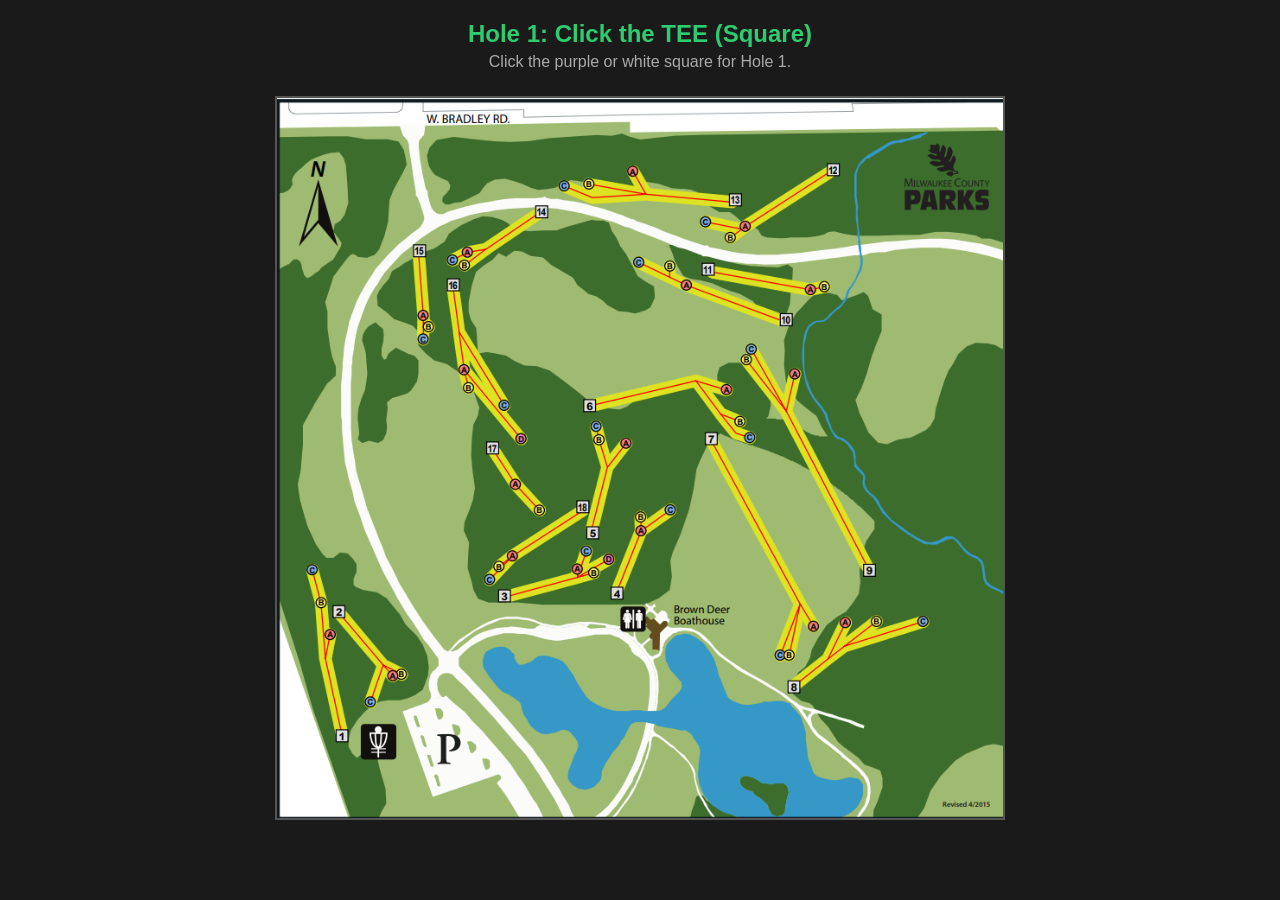
<file: courses/brown-deer/mapper.html>
<!DOCTYPE html>
<html>
<head>
    <title>Perfect Hole Mapper</title>
    <style>
        body { font-family: 'Segoe UI', sans-serif; background: #1a1a1a; color: #fff; margin: 0; padding: 20px; text-align: center; }
        #map-container { position: relative; display: inline-block; cursor: crosshair; border: 2px solid #555; margin-top: 10px; }
        #map-img { max-width: 90vw; max-height: 80vh; display: block; }
        .marker { position: absolute; width: 14px; height: 14px; border-radius: 50%; transform: translate(-50%, -50%); pointer-events: none; border: 2px solid #000; font-size:10px; font-weight:bold; color:#000; text-align:center; line-height:14px; z-index: 10;}
        .marker.tee { background: #9b59b6; }
        .marker.pin { background: #e74c3c; }
        
        /* Draw lines to show the connection */
        .line { position: absolute; background: rgba(255,255,255,0.5); transform-origin: 0 50%; pointer-events: none; height: 2px; }

        #header { font-size: 24px; font-weight: bold; margin-bottom: 5px; color: #2ecc71; }
        #subtext { color: #aaa; margin-bottom: 15px; }
        #result-container { display: none; margin-top: 20px; }
        textarea { width: 80%; height: 450px; font-family: monospace; background: #333; color: #2ecc71; padding: 15px; border-radius: 8px; border: 1px solid #555; }
    </style>
</head>
<body>
    <div id="header">Hole 1: Click the TEE (Square)</div>
    <div id="subtext">Click the purple or white square for Hole 1.</div>
    <div id="map-container">
        <img src="Map.png" id="map-img" draggable="false">
    </div>
    
    <div id="result-container">
        <h2>Mapping Complete! 🎉</h2>
        <p>Copy this code and paste it into our chat, and I'll update the app immediately.</p>
        <textarea id="result-code"></textarea>
    </div>

    <script>
        const img = document.getElementById('map-img');
        const container = document.getElementById('map-container');
        const header = document.getElementById('header');
        const subtext = document.getElementById('subtext');
        const resultContainer = document.getElementById('result-container');
        const resultCode = document.getElementById('result-code');
        
        let currentHole = 1;
        let step = 'TEE'; 
        
        const points = []; 
        let currentTee = null;
        let currentTeeMarker = null;

        function drawLine(x1, y1, x2, y2, color) {
            const dx = x2 - x1;
            const dy = y2 - y1;
            const length = Math.sqrt(dx*dx + dy*dy);
            const angle = Math.atan2(dy, dx) * 180 / Math.PI;
            
            const line = document.createElement('div');
            line.className = 'line';
            line.style.width = (length * 100) + '%';
            line.style.left = (x1 * 100) + '%';
            line.style.top = (y1 * 100) + '%';
            line.style.transform = `translateY(-50%) rotate(${angle}deg)`;
            line.style.background = color;
            container.appendChild(line);
        }

        img.addEventListener('click', (e) => {
            if (currentHole > 18) return;

            const rect = img.getBoundingClientRect();
            const x = (e.clientX - rect.left) / rect.width;
            const y = (e.clientY - rect.top) / rect.height;

            const marker = document.createElement('div');
            marker.className = 'marker ' + (step === 'TEE' ? 'tee' : 'pin');
            marker.style.left = (x * 100) + '%';
            marker.style.top = (y * 100) + '%';
            marker.innerText = currentHole;
            container.appendChild(marker);

            if (step === 'TEE') {
                currentTee = { x, y };
                currentTeeMarker = marker;
                step = 'PIN';
                header.innerText = `Hole ${currentHole}: Click the PIN (Circle)`;
                header.style.color = '#e74c3c';
                subtext.innerText = "Click the target circle for this hole.";
                
                // If it's not hole 1, draw a faint line from previous pin to this tee
                if (currentHole > 1) {
                    const prevPin = points[currentHole-2].pin;
                    drawLine(prevPin.x, prevPin.y, x, y, 'rgba(155, 89, 182, 0.5)');
                }
            } else {
                const pin = { x, y };
                points.push({ tee: currentTee, pin: pin });
                
                // Draw fairway line
                drawLine(currentTee.x, currentTee.y, pin.x, pin.y, 'rgba(46, 204, 113, 0.8)');
                
                currentHole++;
                if (currentHole > 18) {
                    // Draw line from 18 to 1
                    drawLine(pin.x, pin.y, points[0].tee.x, points[0].tee.y, 'rgba(155, 89, 182, 0.5)');
                    header.innerText = "Processing...";
                    setTimeout(generateCode, 500);
                } else {
                    step = 'TEE';
                    header.innerText = `Hole ${currentHole}: Click the TEE (Square)`;
                    header.style.color = '#2ecc71';
                    subtext.innerText = "Click the starting square for the next hole.";
                }
            }
        });

        function generateCode() {
            container.style.display = 'none';
            header.style.display = 'none';
            subtext.style.display = 'none';
            resultContainer.style.display = 'block';
            
            const coordinates = [];

            for (let i = 0; i < 18; i++) {
                const tee = points[i].tee;
                const pin = points[i].pin;
                const nextTee = i < 17 ? points[i+1].tee : points[0].tee;

                const dx = pin.x - tee.x;
                const dy = pin.y - tee.y;
                const angleRad = Math.atan2(dy, dx);
                
                // Rotation to make tee->pin point UP (0, -1)
                const R = -Math.PI / 2 - angleRad;
                
                const rotate = (px, py, angle) => ({
                    x: px * Math.cos(angle) - py * Math.sin(angle),
                    y: px * Math.sin(angle) + py * Math.cos(angle)
                });

                // Transform points to rotated space
                const pPin = rotate(pin.x - tee.x, pin.y - tee.y, R);
                const pNext = rotate(nextTee.x - tee.x, nextTee.y - tee.y, R);
                const pTee = {x: 0, y: 0};

                // Bounding box in rotated space
                const minX = Math.min(pTee.x, pPin.x, pNext.x);
                const maxX = Math.max(pTee.x, pPin.x, pNext.x);
                const minY = Math.min(pTee.y, pPin.y, pNext.y);
                const maxY = Math.max(pTee.y, pPin.y, pNext.y);

                const cxRot = (minX + maxX) / 2;
                const cyRot = (minY + maxY) / 2;

                // Padding ensures it's not cropped tightly
                let w = Math.max(maxX - minX, 0.05); 
                let h = Math.max(maxY - minY, 0.1);
                const wPad = w * 1.6; 
                const hPad = h * 1.6;

                // Center back in original space
                const centerOrig = rotate(cxRot, cyRot, -R);
                const cx = centerOrig.x + tee.x;
                const cy = centerOrig.y + tee.y;

                const screenAspect = 1.8; // Standard tall ratio
                const scaleX = 1 / wPad;
                const scaleY = screenAspect / hPad;
                let scale = Math.min(scaleX, scaleY);
                
                if (scale > 6.0) scale = 6.0;
                if (scale < 1.0) scale = 1.0;

                let rotDeg = R * 180 / Math.PI;
                while (rotDeg < 0) rotDeg += 360;

                coordinates.push({
                    x: cx.toFixed(3),
                    y: cy.toFixed(3),
                    rot: Math.round(rotDeg),
                    scale: scale.toFixed(2)
                });
            }

            let js = "const mapCoordinates = [\n";
            coordinates.forEach((c, i) => {
                js += `    { x: ${c.x}, y: ${c.y}, rot: ${c.rot}, scale: ${c.scale} }, // Hole ${i+1}\n`;
            });
            js += "];";
            resultCode.value = js;
        }
    </script>
</body>
</html>
</file>
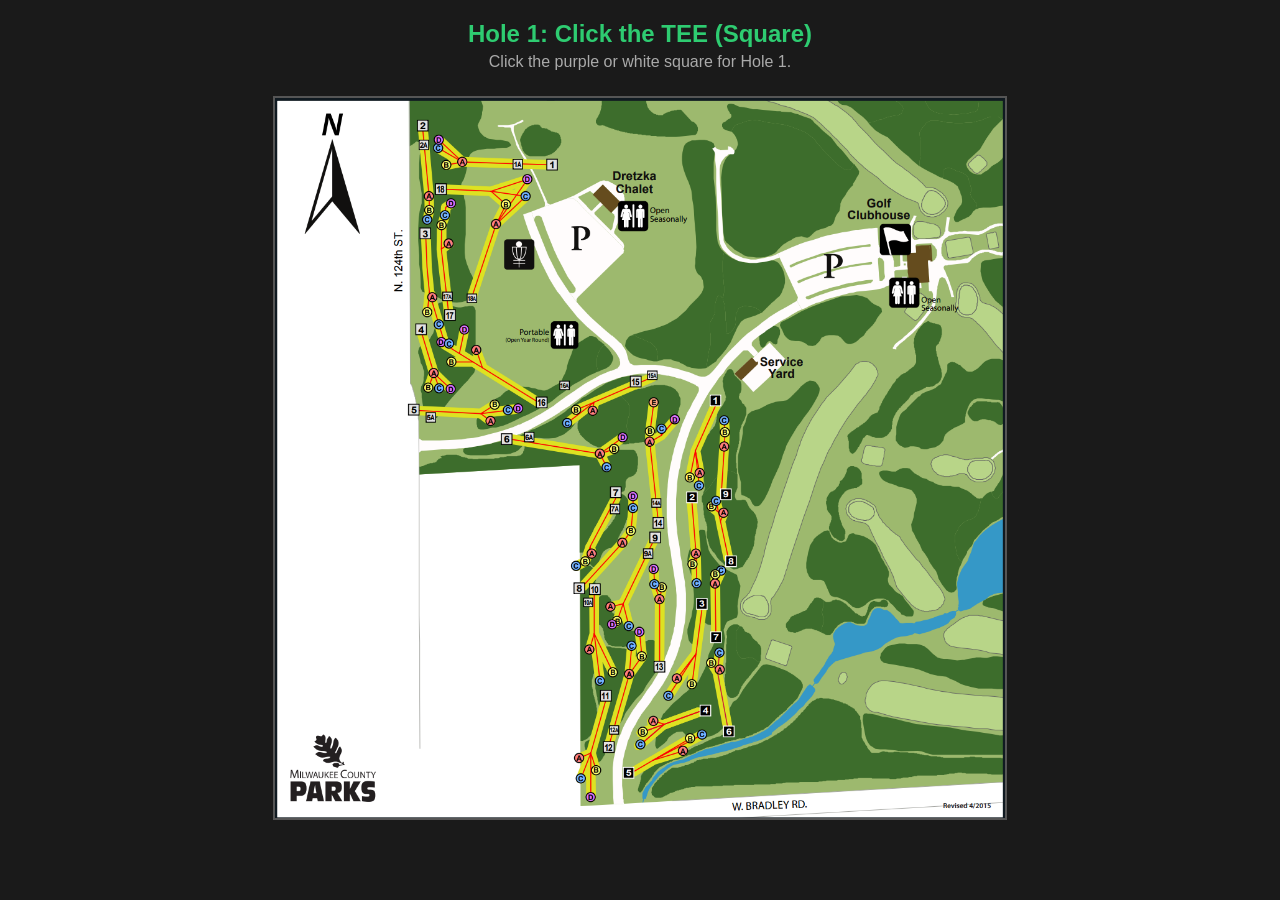
<file: courses/dretzka-executive/mapper.html>
<!DOCTYPE html>
<html>
<head>
    <title>Perfect Hole Mapper</title>
    <style>
        body { font-family: 'Segoe UI', sans-serif; background: #1a1a1a; color: #fff; margin: 0; padding: 20px; text-align: center; }
        #map-container { position: relative; display: inline-block; cursor: crosshair; border: 2px solid #555; margin-top: 10px; }
        #map-img { max-width: 90vw; max-height: 80vh; display: block; }
        .marker { position: absolute; width: 14px; height: 14px; border-radius: 50%; transform: translate(-50%, -50%); pointer-events: none; border: 2px solid #000; font-size:10px; font-weight:bold; color:#000; text-align:center; line-height:14px; z-index: 10;}
        .marker.tee { background: #9b59b6; }
        .marker.pin { background: #e74c3c; }
        
        /* Draw lines to show the connection */
        .line { position: absolute; background: rgba(255,255,255,0.5); transform-origin: 0 50%; pointer-events: none; height: 2px; }

        #header { font-size: 24px; font-weight: bold; margin-bottom: 5px; color: #2ecc71; }
        #subtext { color: #aaa; margin-bottom: 15px; }
        #result-container { display: none; margin-top: 20px; }
        textarea { width: 80%; height: 450px; font-family: monospace; background: #333; color: #2ecc71; padding: 15px; border-radius: 8px; border: 1px solid #555; }
    </style>
</head>
<body>
    <div id="header">Hole 1: Click the TEE (Square)</div>
    <div id="subtext">Click the purple or white square for Hole 1.</div>
    <div id="map-container">
        <img src="Map.png" id="map-img" draggable="false">
    </div>
    
    <div id="result-container">
        <h2>Mapping Complete! 🎉</h2>
        <p>Copy this code and paste it into our chat, and I'll update the app immediately.</p>
        <textarea id="result-code"></textarea>
    </div>

    <script>
        const img = document.getElementById('map-img');
        const container = document.getElementById('map-container');
        const header = document.getElementById('header');
        const subtext = document.getElementById('subtext');
        const resultContainer = document.getElementById('result-container');
        const resultCode = document.getElementById('result-code');
        
        let currentHole = 1;
        let step = 'TEE'; 
        
        const points = []; 
        let currentTee = null;
        let currentTeeMarker = null;

        function drawLine(x1, y1, x2, y2, color) {
            const dx = x2 - x1;
            const dy = y2 - y1;
            const length = Math.sqrt(dx*dx + dy*dy);
            const angle = Math.atan2(dy, dx) * 180 / Math.PI;
            
            const line = document.createElement('div');
            line.className = 'line';
            line.style.width = (length * 100) + '%';
            line.style.left = (x1 * 100) + '%';
            line.style.top = (y1 * 100) + '%';
            line.style.transform = `translateY(-50%) rotate(${angle}deg)`;
            line.style.background = color;
            container.appendChild(line);
        }

        img.addEventListener('click', (e) => {
            if (currentHole > 9) return;

            const rect = img.getBoundingClientRect();
            const x = (e.clientX - rect.left) / rect.width;
            const y = (e.clientY - rect.top) / rect.height;

            const marker = document.createElement('div');
            marker.className = 'marker ' + (step === 'TEE' ? 'tee' : 'pin');
            marker.style.left = (x * 100) + '%';
            marker.style.top = (y * 100) + '%';
            marker.innerText = currentHole;
            container.appendChild(marker);

            if (step === 'TEE') {
                currentTee = { x, y };
                currentTeeMarker = marker;
                step = 'PIN';
                header.innerText = `Hole ${currentHole}: Click the PIN (Circle)`;
                header.style.color = '#e74c3c';
                subtext.innerText = "Click the target circle for this hole.";
                
                // If it's not hole 1, draw a faint line from previous pin to this tee
                if (currentHole > 1) {
                    const prevPin = points[currentHole-2].pin;
                    drawLine(prevPin.x, prevPin.y, x, y, 'rgba(155, 89, 182, 0.5)');
                }
            } else {
                const pin = { x, y };
                points.push({ tee: currentTee, pin: pin });
                
                // Draw fairway line
                drawLine(currentTee.x, currentTee.y, pin.x, pin.y, 'rgba(46, 204, 113, 0.8)');
                
                currentHole++;
                if (currentHole > 9) {
                    // Draw line from 9 to 1
                    drawLine(pin.x, pin.y, points[0].tee.x, points[0].tee.y, 'rgba(155, 89, 182, 0.5)');
                    header.innerText = "Processing...";
                    setTimeout(generateCode, 500);
                } else {
                    step = 'TEE';
                    header.innerText = `Hole ${currentHole}: Click the TEE (Square)`;
                    header.style.color = '#2ecc71';
                    subtext.innerText = "Click the starting square for the next hole.";
                }
            }
        });

        function generateCode() {
            container.style.display = 'none';
            header.style.display = 'none';
            subtext.style.display = 'none';
            resultContainer.style.display = 'block';
            
            const coordinates = [];

            for (let i = 0; i < 9; i++) {
                const tee = points[i].tee;
                const pin = points[i].pin;
                const nextTee = i < 8 ? points[i+1].tee : points[0].tee;

                const dx = pin.x - tee.x;
                const dy = pin.y - tee.y;
                const angleRad = Math.atan2(dy, dx);
                
                // Rotation to make tee->pin point UP (0, -1)
                const R = -Math.PI / 2 - angleRad;
                
                const rotate = (px, py, angle) => ({
                    x: px * Math.cos(angle) - py * Math.sin(angle),
                    y: px * Math.sin(angle) + py * Math.cos(angle)
                });

                // Transform points to rotated space
                const pPin = rotate(pin.x - tee.x, pin.y - tee.y, R);
                const pNext = rotate(nextTee.x - tee.x, nextTee.y - tee.y, R);
                const pTee = {x: 0, y: 0};

                // Bounding box in rotated space
                const minX = Math.min(pTee.x, pPin.x, pNext.x);
                const maxX = Math.max(pTee.x, pPin.x, pNext.x);
                const minY = Math.min(pTee.y, pPin.y, pNext.y);
                const maxY = Math.max(pTee.y, pPin.y, pNext.y);

                const cxRot = (minX + maxX) / 2;
                const cyRot = (minY + maxY) / 2;

                // Padding ensures it's not cropped tightly
                let w = Math.max(maxX - minX, 0.05); 
                let h = Math.max(maxY - minY, 0.1);
                const wPad = w * 1.6; 
                const hPad = h * 1.6;

                // Center back in original space
                const centerOrig = rotate(cxRot, cyRot, -R);
                const cx = centerOrig.x + tee.x;
                const cy = centerOrig.y + tee.y;

                const screenAspect = 1.8; // Standard tall ratio
                const scaleX = 1 / wPad;
                const scaleY = screenAspect / hPad;
                let scale = Math.min(scaleX, scaleY);
                
                if (scale > 6.0) scale = 6.0;
                if (scale < 1.0) scale = 1.0;

                let rotDeg = R * 180 / Math.PI;
                while (rotDeg < 0) rotDeg += 360;

                coordinates.push({
                    x: cx.toFixed(3),
                    y: cy.toFixed(3),
                    rot: Math.round(rotDeg),
                    scale: scale.toFixed(2)
                });
            }

            let js = "const mapCoordinates = [\n";
            coordinates.forEach((c, i) => {
                js += `    { x: ${c.x}, y: ${c.y}, rot: ${c.rot}, scale: ${c.scale} }, // Hole ${i+1}\n`;
            });
            js += "];";
            resultCode.value = js;
        }
    </script>
</body>
</html>
</file>
<file: style.css>
:root {
    --primary: #2ECC71;
    --primary-dark: #27AE60;
    --secondary: #34495E;
    --bg-dark: #0F171E;
    --card-bg: rgba(255, 255, 255, 0.05);
    --card-hover: rgba(255, 255, 255, 0.1);
    --card-border: rgba(255, 255, 255, 0.1);
    --card-border-hover: rgba(46, 204, 113, 0.5);
    --text-main: #FFFFFF;
    --text-muted: #95A5A6;
    --border-radius: 20px;
    --transition: 0.3s ease;
}

* {
    margin: 0;
    padding: 0;
    box-sizing: border-box;
    font-family: 'Outfit', sans-serif;
    -webkit-tap-highlight-color: transparent;
}

body {
    background-color: var(--bg-dark);
    background-image: radial-gradient(circle at top left, rgba(46, 204, 113, 0.15) 0%, transparent 50%),
                      radial-gradient(circle at bottom right, rgba(52, 73, 94, 0.4) 0%, transparent 50%);
    color: var(--text-main);
    min-height: 100vh;
    display: flex;
    justify-content: center;
    overflow-x: hidden;
}

#app {
    width: 100%;
    max-width: 500px;
    padding: 32px 24px;
    display: flex;
    flex-direction: column;
}

header {
    text-align: center;
    margin-bottom: 40px;
    margin-top: 20px;
    animation: fadeInDown 0.6s ease;
}

h1 {
    font-size: 2.5rem;
    font-weight: 700;
    background: linear-gradient(135deg, #2ECC71, #1ABC9C);
    -webkit-background-clip: text;
    -webkit-text-fill-color: transparent;
    margin-bottom: 8px;
    line-height: 1.2;
}

p {
    color: var(--text-muted);
    font-size: 1.1rem;
    font-weight: 300;
}

.course-list {
    display: flex;
    flex-direction: column;
    gap: 20px;
}

.course-card {
    text-decoration: none;
    color: inherit;
    background: var(--card-bg);
    border: 1px solid var(--card-border);
    border-radius: var(--border-radius);
    padding: 24px;
    display: flex;
    justify-content: space-between;
    align-items: center;
    backdrop-filter: blur(10px);
    box-shadow: 0 8px 32px rgba(0, 0, 0, 0.2);
    transition: var(--transition);
    animation: fadeInUp 0.6s ease backwards;
}

.course-card:nth-child(1) { animation-delay: 0.1s; }
.course-card:nth-child(2) { animation-delay: 0.2s; }
.course-card:nth-child(3) { animation-delay: 0.3s; }

.course-card:hover, .course-card:focus {
    transform: translateY(-4px);
    background: var(--card-hover);
    border-color: var(--card-border-hover);
    box-shadow: 0 12px 40px rgba(46, 204, 113, 0.15);
    outline: none;
}

.course-card:active {
    transform: translateY(0);
}

.course-content h2 {
    font-size: 1.4rem;
    font-weight: 600;
    margin-bottom: 6px;
    color: var(--text-main);
}

.course-content p {
    font-size: 0.95rem;
    color: var(--text-muted);
}

.course-icon {
    font-size: 1.5rem;
    color: var(--primary);
    transition: transform var(--transition);
}

.course-card:hover .course-icon {
    transform: translateX(4px);
}

@keyframes fadeInDown {
    from { opacity: 0; transform: translateY(-20px); }
    to { opacity: 1; transform: translateY(0); }
}

@keyframes fadeInUp {
    from { opacity: 0; transform: translateY(20px); }
    to { opacity: 1; transform: translateY(0); }
}
</file>
<file: courses/brown-deer/style.css>
:root {
    --primary: #2ECC71;
    --primary-dark: #27AE60;
    --secondary: #34495E;
    --bg-dark: #0F171E;
    --card-bg: rgba(255, 255, 255, 0.05);
    --card-border: rgba(255, 255, 255, 0.1);
    --text-main: #FFFFFF;
    --text-muted: #95A5A6;
    --danger: #E74C3C;
    --border-radius: 16px;
    --transition: 0.3s ease;
}

* {
    margin: 0;
    padding: 0;
    box-sizing: border-box;
    font-family: 'Outfit', sans-serif;
    -webkit-tap-highlight-color: transparent;
}

body {
    background-color: var(--bg-dark);
    background-image: radial-gradient(circle at top right, rgba(46, 204, 113, 0.15) 0%, transparent 40%),
                      radial-gradient(circle at bottom left, rgba(52, 73, 94, 0.4) 0%, transparent 40%);
    color: var(--text-main);
    min-height: 100vh;
    display: flex;
    justify-content: center;
    overflow: hidden;
}

#app {
    width: 100%;
    max-width: 500px; /* Mobile constrained */
    height: 100vh;
    position: relative;
    overflow: hidden;
    display: flex;
    flex-direction: column;
}

.screen {
    position: absolute;
    top: 0;
    left: 0;
    width: 100%;
    height: 100%;
    display: flex;
    flex-direction: column;
    padding: 24px;
    opacity: 0;
    pointer-events: none;
    transform: translateX(20px);
    transition: var(--transition);
    overflow-y: auto;
}

.screen.active {
    opacity: 1;
    pointer-events: all;
    transform: translateX(0);
}

/* Typography */
header {
    text-align: center;
    margin-bottom: 32px;
    margin-top: 24px;
}

h1 {
    font-size: 2rem;
    font-weight: 700;
    background: linear-gradient(135deg, #2ECC71, #1ABC9C);
    -webkit-background-clip: text;
    -webkit-text-fill-color: transparent;
    margin-bottom: 8px;
}

h2 {
    font-size: 1.5rem;
    font-weight: 600;
    margin-bottom: 16px;
}

p {
    color: var(--text-muted);
    font-weight: 300;
}

/* Glassmorphism Cards */
.card {
    background: var(--card-bg);
    border: 1px solid var(--card-border);
    border-radius: var(--border-radius);
    padding: 24px;
    backdrop-filter: blur(10px);
    box-shadow: 0 8px 32px rgba(0, 0, 0, 0.3);
}

/* Inputs and Buttons */
.input-group {
    display: flex;
    gap: 12px;
    margin-bottom: 24px;
}

input[type="text"] {
    flex: 1;
    background: rgba(0, 0, 0, 0.2);
    border: 1px solid var(--card-border);
    border-radius: 12px;
    padding: 12px 16px;
    color: var(--text-main);
    font-size: 1rem;
    outline: none;
    transition: var(--transition);
}

input[type="text"]:focus {
    border-color: var(--primary);
    box-shadow: 0 0 0 2px rgba(46, 204, 113, 0.2);
}

button {
    cursor: pointer;
    border: none;
    outline: none;
    border-radius: 12px;
    font-weight: 600;
    transition: var(--transition);
    display: inline-flex;
    align-items: center;
    justify-content: center;
}

button:active {
    transform: scale(0.96);
}

button:disabled {
    opacity: 0.5;
    cursor: not-allowed;
    transform: none;
}

.btn-primary {
    background: var(--primary);
    color: #fff;
    width: 48px;
    height: 48px;
    font-size: 1.5rem;
}

.btn-large {
    width: 100%;
    padding: 16px;
    font-size: 1.1rem;
    margin-top: auto;
}

.btn-success {
    background: linear-gradient(135deg, #2ECC71, #27AE60);
    color: white;
}

.btn-secondary {
    background: var(--secondary);
    color: white;
}

.btn-danger {
    background: var(--danger);
    color: white;
}

/* Player List */
.player-list {
    list-style: none;
    margin-bottom: 24px;
    display: flex;
    flex-direction: column;
    gap: 12px;
}

.player-item {
    background: rgba(0, 0, 0, 0.2);
    padding: 12px 16px;
    border-radius: 12px;
    display: flex;
    justify-content: space-between;
    align-items: center;
    animation: slideIn 0.3s ease forwards;
}

.remove-btn {
    background: transparent;
    color: var(--danger);
    font-size: 1.2rem;
    padding: 4px 8px;
}

@keyframes slideIn {
    from { opacity: 0; transform: translateY(10px); }
    to { opacity: 1; transform: translateY(0); }
}

/* Hole Screen */
.hole-header {
    margin-bottom: 24px;
}

.hole-nav {
    display: flex;
    justify-content: space-between;
    align-items: center;
    background: var(--card-bg);
    border: 1px solid var(--card-border);
    border-radius: var(--border-radius);
    padding: 16px;
    backdrop-filter: blur(10px);
}

.nav-btn {
    background: rgba(255, 255, 255, 0.1);
    color: white;
    width: 44px;
    height: 44px;
    font-size: 1.2rem;
    border-radius: 50%;
}

.nav-btn:hover {
    background: rgba(255, 255, 255, 0.2);
}

.hole-info-display {
    text-align: center;
}

.hole-info-display h2 {
    margin-bottom: 4px;
    font-size: 1.8rem;
}

.par-badge {
    background: rgba(46, 204, 113, 0.2);
    color: var(--primary);
    padding: 4px 12px;
    border-radius: 20px;
    font-size: 0.9rem;
    font-weight: 600;
}

/* Score Controls */
.scores-container {
    display: flex;
    flex-direction: column;
    gap: 16px;
    flex: 1;
    overflow-y: auto;
    padding-bottom: 24px;
}

.score-card {
    background: var(--card-bg);
    border: 1px solid var(--card-border);
    border-radius: var(--border-radius);
    padding: 20px;
    display: flex;
    justify-content: space-between;
    align-items: center;
}

.player-name {
    font-size: 1.2rem;
    font-weight: 600;
}

.score-controls {
    display: flex;
    align-items: center;
    gap: 16px;
}

.score-btn {
    width: 40px;
    height: 40px;
    border-radius: 50%;
    background: rgba(255, 255, 255, 0.1);
    color: white;
    font-size: 1.2rem;
}

.score-display {
    font-size: 1.5rem;
    font-weight: 700;
    min-width: 32px;
    text-align: center;
}

.score-display.under-par {
    color: var(--primary);
}

.score-display.over-par {
    color: var(--danger);
}

/* Scorecard Table */
.overview-header {
    display: flex;
    justify-content: space-between;
    align-items: center;
    margin-top: 12px;
}

.close-btn {
    background: rgba(255, 255, 255, 0.1);
    color: white;
    width: 36px;
    height: 36px;
    border-radius: 50%;
    font-size: 1.5rem;
}

.table-container {
    flex: 1;
    overflow-x: auto;
    overflow-y: auto;
    background: var(--card-bg);
    border: 1px solid var(--card-border);
    border-radius: var(--border-radius);
    padding: 16px;
    margin-bottom: 24px;
}

table {
    width: 100%;
    border-collapse: collapse;
}

th, td {
    padding: 12px;
    text-align: center;
    border-bottom: 1px solid rgba(255, 255, 255, 0.05);
}

th {
    font-weight: 600;
    color: var(--text-muted);
}

th:first-child, td:first-child {
    text-align: left;
    position: sticky;
    left: 0;
    background: #17212A; /* slightly darker to overlay scrolling */
    z-index: 1;
}

.total-col {
    font-weight: 700;
    color: var(--primary);
}

.bottom-actions {
    margin-top: auto;
    padding-top: 16px;
}

/* Map Background Container */
.map-container {
    position: absolute;
    top: 0; left: 0; right: 0; bottom: 0;
    overflow: hidden;
    z-index: -1;
}

.map-overlay-darken {
    position: absolute;
    top: 0; left: 0; width: 100%; height: 100%;
    background: rgba(15, 23, 30, 0.7);
    z-index: 1;
    pointer-events: none;
}

#map-rotator {
    position: absolute;
    top: 50%; left: 50%;
    width: 0; height: 0;
    transform: rotate(var(--rot, 0deg)) scale(var(--scale, 1));
    transition: transform 0.8s cubic-bezier(0.25, 1, 0.5, 1);
    will-change: transform;
    z-index: 0;
}

#map-layer {
    position: absolute;
    top: 0; left: 0;
    width: 100vw; 
    max-width: 500px; /* Constrain to app container size on desktop */
    height: auto;
    /* Translate -50% to center the top-left corner, then shift by cx and cy */
    transform: translate(calc(var(--cx, 0.5) * -100%), calc(var(--cy, 0.5) * -100%));
    transition: transform 0.8s cubic-bezier(0.25, 1, 0.5, 1);
    will-change: transform;
    opacity: 0.85;
}

#map-rotator.full-map {
    transform: rotate(0deg) scale(1.5) !important;
}

#map-rotator.full-map #map-layer {
    transform: translate(-50%, -50%) !important;
}
</file>
<file: courses/dretzka-executive/style.css>
:root {
    --primary: #2ECC71;
    --primary-dark: #27AE60;
    --secondary: #34495E;
    --bg-dark: #0F171E;
    --card-bg: rgba(255, 255, 255, 0.05);
    --card-border: rgba(255, 255, 255, 0.1);
    --text-main: #FFFFFF;
    --text-muted: #95A5A6;
    --danger: #E74C3C;
    --border-radius: 16px;
    --transition: 0.3s ease;
}

* {
    margin: 0;
    padding: 0;
    box-sizing: border-box;
    font-family: 'Outfit', sans-serif;
    -webkit-tap-highlight-color: transparent;
}

body {
    background-color: var(--bg-dark);
    background-image: radial-gradient(circle at top right, rgba(46, 204, 113, 0.15) 0%, transparent 40%),
                      radial-gradient(circle at bottom left, rgba(52, 73, 94, 0.4) 0%, transparent 40%);
    color: var(--text-main);
    min-height: 100vh;
    display: flex;
    justify-content: center;
    overflow: hidden;
}

#app {
    width: 100%;
    max-width: 500px; /* Mobile constrained */
    height: 100vh;
    position: relative;
    overflow: hidden;
    display: flex;
    flex-direction: column;
}

.screen {
    position: absolute;
    top: 0;
    left: 0;
    width: 100%;
    height: 100%;
    display: flex;
    flex-direction: column;
    padding: 24px;
    opacity: 0;
    pointer-events: none;
    transform: translateX(20px);
    transition: var(--transition);
    overflow-y: auto;
}

.screen.active {
    opacity: 1;
    pointer-events: all;
    transform: translateX(0);
}

/* Typography */
header {
    text-align: center;
    margin-bottom: 32px;
    margin-top: 24px;
}

h1 {
    font-size: 2rem;
    font-weight: 700;
    background: linear-gradient(135deg, #2ECC71, #1ABC9C);
    -webkit-background-clip: text;
    -webkit-text-fill-color: transparent;
    margin-bottom: 8px;
}

h2 {
    font-size: 1.5rem;
    font-weight: 600;
    margin-bottom: 16px;
}

p {
    color: var(--text-muted);
    font-weight: 300;
}

/* Glassmorphism Cards */
.card {
    background: var(--card-bg);
    border: 1px solid var(--card-border);
    border-radius: var(--border-radius);
    padding: 24px;
    backdrop-filter: blur(10px);
    box-shadow: 0 8px 32px rgba(0, 0, 0, 0.3);
}

/* Inputs and Buttons */
.input-group {
    display: flex;
    gap: 12px;
    margin-bottom: 24px;
}

input[type="text"] {
    flex: 1;
    background: rgba(0, 0, 0, 0.2);
    border: 1px solid var(--card-border);
    border-radius: 12px;
    padding: 12px 16px;
    color: var(--text-main);
    font-size: 1rem;
    outline: none;
    transition: var(--transition);
}

input[type="text"]:focus {
    border-color: var(--primary);
    box-shadow: 0 0 0 2px rgba(46, 204, 113, 0.2);
}

button {
    cursor: pointer;
    border: none;
    outline: none;
    border-radius: 12px;
    font-weight: 600;
    transition: var(--transition);
    display: inline-flex;
    align-items: center;
    justify-content: center;
}

button:active {
    transform: scale(0.96);
}

button:disabled {
    opacity: 0.5;
    cursor: not-allowed;
    transform: none;
}

.btn-primary {
    background: var(--primary);
    color: #fff;
    width: 48px;
    height: 48px;
    font-size: 1.5rem;
}

.btn-large {
    width: 100%;
    padding: 16px;
    font-size: 1.1rem;
    margin-top: auto;
}

.btn-success {
    background: linear-gradient(135deg, #2ECC71, #27AE60);
    color: white;
}

.btn-secondary {
    background: var(--secondary);
    color: white;
}

.btn-danger {
    background: var(--danger);
    color: white;
}

/* Player List */
.player-list {
    list-style: none;
    margin-bottom: 24px;
    display: flex;
    flex-direction: column;
    gap: 12px;
}

.player-item {
    background: rgba(0, 0, 0, 0.2);
    padding: 12px 16px;
    border-radius: 12px;
    display: flex;
    justify-content: space-between;
    align-items: center;
    animation: slideIn 0.3s ease forwards;
}

.remove-btn {
    background: transparent;
    color: var(--danger);
    font-size: 1.2rem;
    padding: 4px 8px;
}

@keyframes slideIn {
    from { opacity: 0; transform: translateY(10px); }
    to { opacity: 1; transform: translateY(0); }
}

/* Hole Screen */
.hole-header {
    margin-bottom: 24px;
}

.hole-nav {
    display: flex;
    justify-content: space-between;
    align-items: center;
    background: var(--card-bg);
    border: 1px solid var(--card-border);
    border-radius: var(--border-radius);
    padding: 16px;
    backdrop-filter: blur(10px);
}

.nav-btn {
    background: rgba(255, 255, 255, 0.1);
    color: white;
    width: 44px;
    height: 44px;
    font-size: 1.2rem;
    border-radius: 50%;
}

.nav-btn:hover {
    background: rgba(255, 255, 255, 0.2);
}

.hole-info-display {
    text-align: center;
}

.hole-info-display h2 {
    margin-bottom: 4px;
    font-size: 1.8rem;
}

.par-badge {
    background: rgba(46, 204, 113, 0.2);
    color: var(--primary);
    padding: 4px 12px;
    border-radius: 20px;
    font-size: 0.9rem;
    font-weight: 600;
}

/* Score Controls */
.scores-container {
    display: flex;
    flex-direction: column;
    gap: 16px;
    flex: 1;
    overflow-y: auto;
    padding-bottom: 24px;
}

.score-card {
    background: var(--card-bg);
    border: 1px solid var(--card-border);
    border-radius: var(--border-radius);
    padding: 20px;
    display: flex;
    justify-content: space-between;
    align-items: center;
}

.player-name {
    font-size: 1.2rem;
    font-weight: 600;
}

.score-controls {
    display: flex;
    align-items: center;
    gap: 16px;
}

.score-btn {
    width: 40px;
    height: 40px;
    border-radius: 50%;
    background: rgba(255, 255, 255, 0.1);
    color: white;
    font-size: 1.2rem;
}

.score-display {
    font-size: 1.5rem;
    font-weight: 700;
    min-width: 32px;
    text-align: center;
}

.score-display.under-par {
    color: var(--primary);
}

.score-display.over-par {
    color: var(--danger);
}

/* Scorecard Table */
.overview-header {
    display: flex;
    justify-content: space-between;
    align-items: center;
    margin-top: 12px;
}

.close-btn {
    background: rgba(255, 255, 255, 0.1);
    color: white;
    width: 36px;
    height: 36px;
    border-radius: 50%;
    font-size: 1.5rem;
}

.table-container {
    flex: 1;
    overflow-x: auto;
    overflow-y: auto;
    background: var(--card-bg);
    border: 1px solid var(--card-border);
    border-radius: var(--border-radius);
    padding: 16px;
    margin-bottom: 24px;
}

table {
    width: 100%;
    border-collapse: collapse;
}

th, td {
    padding: 12px;
    text-align: center;
    border-bottom: 1px solid rgba(255, 255, 255, 0.05);
}

th {
    font-weight: 600;
    color: var(--text-muted);
}

th:first-child, td:first-child {
    text-align: left;
    position: sticky;
    left: 0;
    background: #17212A; /* slightly darker to overlay scrolling */
    z-index: 1;
}

.total-col {
    font-weight: 700;
    color: var(--primary);
}

.bottom-actions {
    margin-top: auto;
    padding-top: 16px;
}

/* Map Background Container */
.map-container {
    position: absolute;
    top: 0; left: 0; right: 0; bottom: 0;
    overflow: hidden;
    z-index: -1;
}

.map-overlay-darken {
    position: absolute;
    top: 0; left: 0; width: 100%; height: 100%;
    background: rgba(15, 23, 30, 0.7);
    z-index: 1;
    pointer-events: none;
}

#map-rotator {
    position: absolute;
    top: 50%; left: 50%;
    width: 0; height: 0;
    transform: rotate(var(--rot, 0deg)) scale(var(--scale, 1));
    transition: transform 0.8s cubic-bezier(0.25, 1, 0.5, 1);
    will-change: transform;
    z-index: 0;
}

#map-layer {
    position: absolute;
    top: 0; left: 0;
    width: 100vw; 
    max-width: 500px; /* Constrain to app container size on desktop */
    height: auto;
    /* Translate -50% to center the top-left corner, then shift by cx and cy */
    transform: translate(calc(var(--cx, 0.5) * -100%), calc(var(--cy, 0.5) * -100%));
    transition: transform 0.8s cubic-bezier(0.25, 1, 0.5, 1);
    will-change: transform;
    opacity: 0.85;
}

#map-rotator.full-map {
    transform: rotate(0deg) scale(1.5) !important;
}

#map-rotator.full-map #map-layer {
    transform: translate(-50%, -50%) !important;
}
</file>
<file: courses/dretzka/style.css>
:root {
    --primary: #2ECC71;
    --primary-dark: #27AE60;
    --secondary: #34495E;
    --bg-dark: #0F171E;
    --card-bg: rgba(255, 255, 255, 0.05);
    --card-border: rgba(255, 255, 255, 0.1);
    --text-main: #FFFFFF;
    --text-muted: #95A5A6;
    --danger: #E74C3C;
    --border-radius: 16px;
    --transition: 0.3s ease;
}

* {
    margin: 0;
    padding: 0;
    box-sizing: border-box;
    font-family: 'Outfit', sans-serif;
    -webkit-tap-highlight-color: transparent;
}

body {
    background-color: var(--bg-dark);
    background-image: radial-gradient(circle at top right, rgba(46, 204, 113, 0.15) 0%, transparent 40%),
                      radial-gradient(circle at bottom left, rgba(52, 73, 94, 0.4) 0%, transparent 40%);
    color: var(--text-main);
    min-height: 100vh;
    display: flex;
    justify-content: center;
    overflow: hidden;
}

#app {
    width: 100%;
    max-width: 500px; /* Mobile constrained */
    height: 100vh;
    position: relative;
    overflow: hidden;
    display: flex;
    flex-direction: column;
}

.screen {
    position: absolute;
    top: 0;
    left: 0;
    width: 100%;
    height: 100%;
    display: flex;
    flex-direction: column;
    padding: 24px;
    opacity: 0;
    pointer-events: none;
    transform: translateX(20px);
    transition: var(--transition);
    overflow-y: auto;
}

.screen.active {
    opacity: 1;
    pointer-events: all;
    transform: translateX(0);
}

/* Typography */
header {
    text-align: center;
    margin-bottom: 32px;
    margin-top: 24px;
}

h1 {
    font-size: 2rem;
    font-weight: 700;
    background: linear-gradient(135deg, #2ECC71, #1ABC9C);
    -webkit-background-clip: text;
    -webkit-text-fill-color: transparent;
    margin-bottom: 8px;
}

h2 {
    font-size: 1.5rem;
    font-weight: 600;
    margin-bottom: 16px;
}

p {
    color: var(--text-muted);
    font-weight: 300;
}

/* Glassmorphism Cards */
.card {
    background: var(--card-bg);
    border: 1px solid var(--card-border);
    border-radius: var(--border-radius);
    padding: 24px;
    backdrop-filter: blur(10px);
    box-shadow: 0 8px 32px rgba(0, 0, 0, 0.3);
}

/* Inputs and Buttons */
.input-group {
    display: flex;
    gap: 12px;
    margin-bottom: 24px;
}

input[type="text"] {
    flex: 1;
    background: rgba(0, 0, 0, 0.2);
    border: 1px solid var(--card-border);
    border-radius: 12px;
    padding: 12px 16px;
    color: var(--text-main);
    font-size: 1rem;
    outline: none;
    transition: var(--transition);
}

input[type="text"]:focus {
    border-color: var(--primary);
    box-shadow: 0 0 0 2px rgba(46, 204, 113, 0.2);
}

button {
    cursor: pointer;
    border: none;
    outline: none;
    border-radius: 12px;
    font-weight: 600;
    transition: var(--transition);
    display: inline-flex;
    align-items: center;
    justify-content: center;
}

button:active {
    transform: scale(0.96);
}

button:disabled {
    opacity: 0.5;
    cursor: not-allowed;
    transform: none;
}

.btn-primary {
    background: var(--primary);
    color: #fff;
    width: 48px;
    height: 48px;
    font-size: 1.5rem;
}

.btn-large {
    width: 100%;
    padding: 16px;
    font-size: 1.1rem;
    margin-top: auto;
}

.btn-success {
    background: linear-gradient(135deg, #2ECC71, #27AE60);
    color: white;
}

.btn-secondary {
    background: var(--secondary);
    color: white;
}

.btn-danger {
    background: var(--danger);
    color: white;
}

/* Player List */
.player-list {
    list-style: none;
    margin-bottom: 24px;
    display: flex;
    flex-direction: column;
    gap: 12px;
}

.player-item {
    background: rgba(0, 0, 0, 0.2);
    padding: 12px 16px;
    border-radius: 12px;
    display: flex;
    justify-content: space-between;
    align-items: center;
    animation: slideIn 0.3s ease forwards;
}

.remove-btn {
    background: transparent;
    color: var(--danger);
    font-size: 1.2rem;
    padding: 4px 8px;
}

@keyframes slideIn {
    from { opacity: 0; transform: translateY(10px); }
    to { opacity: 1; transform: translateY(0); }
}

/* Hole Screen */
.hole-header {
    margin-bottom: 24px;
}

.hole-nav {
    display: flex;
    justify-content: space-between;
    align-items: center;
    background: var(--card-bg);
    border: 1px solid var(--card-border);
    border-radius: var(--border-radius);
    padding: 16px;
    backdrop-filter: blur(10px);
}

.nav-btn {
    background: rgba(255, 255, 255, 0.1);
    color: white;
    width: 44px;
    height: 44px;
    font-size: 1.2rem;
    border-radius: 50%;
}

.nav-btn:hover {
    background: rgba(255, 255, 255, 0.2);
}

.hole-info-display {
    text-align: center;
}

.hole-info-display h2 {
    margin-bottom: 4px;
    font-size: 1.8rem;
}

.par-badge {
    background: rgba(46, 204, 113, 0.2);
    color: var(--primary);
    padding: 4px 12px;
    border-radius: 20px;
    font-size: 0.9rem;
    font-weight: 600;
}

/* Score Controls */
.scores-container {
    display: flex;
    flex-direction: column;
    gap: 16px;
    flex: 1;
    overflow-y: auto;
    padding-bottom: 24px;
}

.score-card {
    background: var(--card-bg);
    border: 1px solid var(--card-border);
    border-radius: var(--border-radius);
    padding: 20px;
    display: flex;
    justify-content: space-between;
    align-items: center;
}

.player-name {
    font-size: 1.2rem;
    font-weight: 600;
}

.score-controls {
    display: flex;
    align-items: center;
    gap: 16px;
}

.score-btn {
    width: 40px;
    height: 40px;
    border-radius: 50%;
    background: rgba(255, 255, 255, 0.1);
    color: white;
    font-size: 1.2rem;
}

.score-display {
    font-size: 1.5rem;
    font-weight: 700;
    min-width: 32px;
    text-align: center;
}

.score-display.under-par {
    color: var(--primary);
}

.score-display.over-par {
    color: var(--danger);
}

/* Scorecard Table */
.overview-header {
    display: flex;
    justify-content: space-between;
    align-items: center;
    margin-top: 12px;
}

.close-btn {
    background: rgba(255, 255, 255, 0.1);
    color: white;
    width: 36px;
    height: 36px;
    border-radius: 50%;
    font-size: 1.5rem;
}

.table-container {
    flex: 1;
    overflow-x: auto;
    overflow-y: auto;
    background: var(--card-bg);
    border: 1px solid var(--card-border);
    border-radius: var(--border-radius);
    padding: 16px;
    margin-bottom: 24px;
}

table {
    width: 100%;
    border-collapse: collapse;
}

th, td {
    padding: 12px;
    text-align: center;
    border-bottom: 1px solid rgba(255, 255, 255, 0.05);
}

th {
    font-weight: 600;
    color: var(--text-muted);
}

th:first-child, td:first-child {
    text-align: left;
    position: sticky;
    left: 0;
    background: #17212A; /* slightly darker to overlay scrolling */
    z-index: 1;
}

.total-col {
    font-weight: 700;
    color: var(--primary);
}

.bottom-actions {
    margin-top: auto;
    padding-top: 16px;
}

/* Map Background Container */
.map-container {
    position: absolute;
    top: 0; left: 0; right: 0; bottom: 0;
    overflow: hidden;
    z-index: -1;
}

.map-overlay-darken {
    position: absolute;
    top: 0; left: 0; width: 100%; height: 100%;
    background: rgba(15, 23, 30, 0.7);
    z-index: 1;
    pointer-events: none;
}

#map-rotator {
    position: absolute;
    top: 50%; left: 50%;
    width: 0; height: 0;
    transform: rotate(var(--rot, 0deg)) scale(var(--scale, 1));
    transition: transform 0.8s cubic-bezier(0.25, 1, 0.5, 1);
    will-change: transform;
    z-index: 0;
}

#map-layer {
    position: absolute;
    top: 0; left: 0;
    width: 100vw; 
    max-width: 500px; /* Constrain to app container size on desktop */
    height: auto;
    /* Translate -50% to center the top-left corner, then shift by cx and cy */
    transform: translate(calc(var(--cx, 0.5) * -100%), calc(var(--cy, 0.5) * -100%));
    transition: transform 0.8s cubic-bezier(0.25, 1, 0.5, 1);
    will-change: transform;
    opacity: 0.85;
}

#map-rotator.full-map {
    transform: rotate(0deg) scale(1.5) !important;
}

#map-rotator.full-map #map-layer {
    transform: translate(-50%, -50%) !important;
}
</file>
<file: courses/estabrook/style.css>
:root {
    --primary: #2ECC71;
    --primary-dark: #27AE60;
    --secondary: #34495E;
    --bg-dark: #0F171E;
    --card-bg: rgba(255, 255, 255, 0.05);
    --card-border: rgba(255, 255, 255, 0.1);
    --text-main: #FFFFFF;
    --text-muted: #95A5A6;
    --danger: #E74C3C;
    --border-radius: 16px;
    --transition: 0.3s ease;
}

* {
    margin: 0;
    padding: 0;
    box-sizing: border-box;
    font-family: 'Outfit', sans-serif;
    -webkit-tap-highlight-color: transparent;
}

body {
    background-color: var(--bg-dark);
    background-image: radial-gradient(circle at top right, rgba(46, 204, 113, 0.15) 0%, transparent 40%),
                      radial-gradient(circle at bottom left, rgba(52, 73, 94, 0.4) 0%, transparent 40%);
    color: var(--text-main);
    min-height: 100vh;
    display: flex;
    justify-content: center;
    overflow: hidden;
}

#app {
    width: 100%;
    max-width: 500px; /* Mobile constrained */
    height: 100vh;
    position: relative;
    overflow: hidden;
    display: flex;
    flex-direction: column;
}

.screen {
    position: absolute;
    top: 0;
    left: 0;
    width: 100%;
    height: 100%;
    display: flex;
    flex-direction: column;
    padding: 24px;
    opacity: 0;
    pointer-events: none;
    transform: translateX(20px);
    transition: var(--transition);
    overflow-y: auto;
}

.screen.active {
    opacity: 1;
    pointer-events: all;
    transform: translateX(0);
}

/* Typography */
header {
    text-align: center;
    margin-bottom: 32px;
    margin-top: 24px;
}

h1 {
    font-size: 2rem;
    font-weight: 700;
    background: linear-gradient(135deg, #2ECC71, #1ABC9C);
    -webkit-background-clip: text;
    -webkit-text-fill-color: transparent;
    margin-bottom: 8px;
}

h2 {
    font-size: 1.5rem;
    font-weight: 600;
    margin-bottom: 16px;
}

p {
    color: var(--text-muted);
    font-weight: 300;
}

/* Glassmorphism Cards */
.card {
    background: var(--card-bg);
    border: 1px solid var(--card-border);
    border-radius: var(--border-radius);
    padding: 24px;
    backdrop-filter: blur(10px);
    box-shadow: 0 8px 32px rgba(0, 0, 0, 0.3);
}

/* Inputs and Buttons */
.input-group {
    display: flex;
    gap: 12px;
    margin-bottom: 24px;
}

input[type="text"] {
    flex: 1;
    background: rgba(0, 0, 0, 0.2);
    border: 1px solid var(--card-border);
    border-radius: 12px;
    padding: 12px 16px;
    color: var(--text-main);
    font-size: 1rem;
    outline: none;
    transition: var(--transition);
}

input[type="text"]:focus {
    border-color: var(--primary);
    box-shadow: 0 0 0 2px rgba(46, 204, 113, 0.2);
}

button {
    cursor: pointer;
    border: none;
    outline: none;
    border-radius: 12px;
    font-weight: 600;
    transition: var(--transition);
    display: inline-flex;
    align-items: center;
    justify-content: center;
}

button:active {
    transform: scale(0.96);
}

button:disabled {
    opacity: 0.5;
    cursor: not-allowed;
    transform: none;
}

.btn-primary {
    background: var(--primary);
    color: #fff;
    width: 48px;
    height: 48px;
    font-size: 1.5rem;
}

.btn-large {
    width: 100%;
    padding: 16px;
    font-size: 1.1rem;
    margin-top: auto;
}

.btn-success {
    background: linear-gradient(135deg, #2ECC71, #27AE60);
    color: white;
}

.btn-secondary {
    background: var(--secondary);
    color: white;
}

.btn-danger {
    background: var(--danger);
    color: white;
}

/* Player List */
.player-list {
    list-style: none;
    margin-bottom: 24px;
    display: flex;
    flex-direction: column;
    gap: 12px;
}

.player-item {
    background: rgba(0, 0, 0, 0.2);
    padding: 12px 16px;
    border-radius: 12px;
    display: flex;
    justify-content: space-between;
    align-items: center;
    animation: slideIn 0.3s ease forwards;
}

.remove-btn {
    background: transparent;
    color: var(--danger);
    font-size: 1.2rem;
    padding: 4px 8px;
}

@keyframes slideIn {
    from { opacity: 0; transform: translateY(10px); }
    to { opacity: 1; transform: translateY(0); }
}

/* Hole Screen */
.hole-header {
    margin-bottom: 24px;
}

.hole-nav {
    display: flex;
    justify-content: space-between;
    align-items: center;
    background: var(--card-bg);
    border: 1px solid var(--card-border);
    border-radius: var(--border-radius);
    padding: 16px;
    backdrop-filter: blur(10px);
}

.nav-btn {
    background: rgba(255, 255, 255, 0.1);
    color: white;
    width: 44px;
    height: 44px;
    font-size: 1.2rem;
    border-radius: 50%;
}

.nav-btn:hover {
    background: rgba(255, 255, 255, 0.2);
}

.hole-info-display {
    text-align: center;
}

.hole-info-display h2 {
    margin-bottom: 4px;
    font-size: 1.8rem;
}

.par-badge {
    background: rgba(46, 204, 113, 0.2);
    color: var(--primary);
    padding: 4px 12px;
    border-radius: 20px;
    font-size: 0.9rem;
    font-weight: 600;
}

/* Score Controls */
.scores-container {
    display: flex;
    flex-direction: column;
    gap: 16px;
    flex: 1;
    overflow-y: auto;
    padding-bottom: 24px;
}

.score-card {
    background: var(--card-bg);
    border: 1px solid var(--card-border);
    border-radius: var(--border-radius);
    padding: 20px;
    display: flex;
    justify-content: space-between;
    align-items: center;
}

.player-name {
    font-size: 1.2rem;
    font-weight: 600;
}

.score-controls {
    display: flex;
    align-items: center;
    gap: 16px;
}

.score-btn {
    width: 40px;
    height: 40px;
    border-radius: 50%;
    background: rgba(255, 255, 255, 0.1);
    color: white;
    font-size: 1.2rem;
}

.score-display {
    font-size: 1.5rem;
    font-weight: 700;
    min-width: 32px;
    text-align: center;
}

.score-display.under-par {
    color: var(--primary);
}

.score-display.over-par {
    color: var(--danger);
}

/* Scorecard Table */
.overview-header {
    display: flex;
    justify-content: space-between;
    align-items: center;
    margin-top: 12px;
}

.close-btn {
    background: rgba(255, 255, 255, 0.1);
    color: white;
    width: 36px;
    height: 36px;
    border-radius: 50%;
    font-size: 1.5rem;
}

.table-container {
    flex: 1;
    overflow-x: auto;
    overflow-y: auto;
    background: var(--card-bg);
    border: 1px solid var(--card-border);
    border-radius: var(--border-radius);
    padding: 16px;
    margin-bottom: 24px;
}

table {
    width: 100%;
    border-collapse: collapse;
}

th, td {
    padding: 12px;
    text-align: center;
    border-bottom: 1px solid rgba(255, 255, 255, 0.05);
}

th {
    font-weight: 600;
    color: var(--text-muted);
}

th:first-child, td:first-child {
    text-align: left;
    position: sticky;
    left: 0;
    background: #17212A; /* slightly darker to overlay scrolling */
    z-index: 1;
}

.total-col {
    font-weight: 700;
    color: var(--primary);
}

.bottom-actions {
    margin-top: auto;
    padding-top: 16px;
}

/* Map Background Container */
.map-container {
    position: absolute;
    top: 0; left: 0; right: 0; bottom: 0;
    overflow: hidden;
    z-index: -1;
}

.map-overlay-darken {
    position: absolute;
    top: 0; left: 0; width: 100%; height: 100%;
    background: rgba(15, 23, 30, 0.7);
    z-index: 1;
    pointer-events: none;
}

#map-rotator {
    position: absolute;
    top: 50%; left: 50%;
    width: 0; height: 0;
    transform: rotate(var(--rot, 0deg)) scale(var(--scale, 1));
    transition: transform 0.8s cubic-bezier(0.25, 1, 0.5, 1);
    will-change: transform;
    z-index: 0;
}

#map-layer {
    position: absolute;
    top: 0; left: 0;
    width: 100vw; 
    max-width: 500px; /* Constrain to app container size on desktop */
    height: auto;
    /* Translate -50% to center the top-left corner, then shift by cx and cy */
    transform: translate(calc(var(--cx, 0.5) * -100%), calc(var(--cy, 0.5) * -100%));
    transition: transform 0.8s cubic-bezier(0.25, 1, 0.5, 1);
    will-change: transform;
    opacity: 0.85;
}

#map-rotator.full-map {
    transform: rotate(0deg) scale(1.5) !important;
}

#map-rotator.full-map #map-layer {
    transform: translate(-50%, -50%) !important;
}
</file>
<file: courses/lime-kiln/style.css>
:root {
    --primary: #2ECC71;
    --primary-dark: #27AE60;
    --secondary: #34495E;
    --bg-dark: #0F171E;
    --card-bg: rgba(255, 255, 255, 0.05);
    --card-border: rgba(255, 255, 255, 0.1);
    --text-main: #FFFFFF;
    --text-muted: #95A5A6;
    --danger: #E74C3C;
    --border-radius: 16px;
    --transition: 0.3s ease;
}

* {
    margin: 0;
    padding: 0;
    box-sizing: border-box;
    font-family: 'Outfit', sans-serif;
    -webkit-tap-highlight-color: transparent;
}

body {
    background-color: var(--bg-dark);
    background-image: radial-gradient(circle at top right, rgba(46, 204, 113, 0.15) 0%, transparent 40%),
                      radial-gradient(circle at bottom left, rgba(52, 73, 94, 0.4) 0%, transparent 40%);
    color: var(--text-main);
    min-height: 100vh;
    display: flex;
    justify-content: center;
    overflow: hidden;
}

#app {
    width: 100%;
    max-width: 500px; /* Mobile constrained */
    height: 100vh;
    position: relative;
    overflow: hidden;
    display: flex;
    flex-direction: column;
}

.screen {
    position: absolute;
    top: 0;
    left: 0;
    width: 100%;
    height: 100%;
    display: flex;
    flex-direction: column;
    padding: 24px;
    opacity: 0;
    pointer-events: none;
    transform: translateX(20px);
    transition: var(--transition);
    overflow-y: auto;
}

.screen.active {
    opacity: 1;
    pointer-events: all;
    transform: translateX(0);
}

/* Typography */
header {
    text-align: center;
    margin-bottom: 32px;
    margin-top: 24px;
}

h1 {
    font-size: 2rem;
    font-weight: 700;
    background: linear-gradient(135deg, #2ECC71, #1ABC9C);
    -webkit-background-clip: text;
    -webkit-text-fill-color: transparent;
    margin-bottom: 8px;
}

h2 {
    font-size: 1.5rem;
    font-weight: 600;
    margin-bottom: 16px;
}

p {
    color: var(--text-muted);
    font-weight: 300;
}

/* Glassmorphism Cards */
.card {
    background: var(--card-bg);
    border: 1px solid var(--card-border);
    border-radius: var(--border-radius);
    padding: 24px;
    backdrop-filter: blur(10px);
    box-shadow: 0 8px 32px rgba(0, 0, 0, 0.3);
}

/* Inputs and Buttons */
.input-group {
    display: flex;
    gap: 12px;
    margin-bottom: 24px;
}

input[type="text"] {
    flex: 1;
    background: rgba(0, 0, 0, 0.2);
    border: 1px solid var(--card-border);
    border-radius: 12px;
    padding: 12px 16px;
    color: var(--text-main);
    font-size: 1rem;
    outline: none;
    transition: var(--transition);
}

input[type="text"]:focus {
    border-color: var(--primary);
    box-shadow: 0 0 0 2px rgba(46, 204, 113, 0.2);
}

button {
    cursor: pointer;
    border: none;
    outline: none;
    border-radius: 12px;
    font-weight: 600;
    transition: var(--transition);
    display: inline-flex;
    align-items: center;
    justify-content: center;
}

button:active {
    transform: scale(0.96);
}

button:disabled {
    opacity: 0.5;
    cursor: not-allowed;
    transform: none;
}

.btn-primary {
    background: var(--primary);
    color: #fff;
    width: 48px;
    height: 48px;
    font-size: 1.5rem;
}

.btn-large {
    width: 100%;
    padding: 16px;
    font-size: 1.1rem;
    margin-top: auto;
}

.btn-success {
    background: linear-gradient(135deg, #2ECC71, #27AE60);
    color: white;
}

.btn-secondary {
    background: var(--secondary);
    color: white;
}

.btn-danger {
    background: var(--danger);
    color: white;
}

/* Player List */
.player-list {
    list-style: none;
    margin-bottom: 24px;
    display: flex;
    flex-direction: column;
    gap: 12px;
}

.player-item {
    background: rgba(0, 0, 0, 0.2);
    padding: 12px 16px;
    border-radius: 12px;
    display: flex;
    justify-content: space-between;
    align-items: center;
    animation: slideIn 0.3s ease forwards;
}

.remove-btn {
    background: transparent;
    color: var(--danger);
    font-size: 1.2rem;
    padding: 4px 8px;
}

@keyframes slideIn {
    from { opacity: 0; transform: translateY(10px); }
    to { opacity: 1; transform: translateY(0); }
}

/* Hole Screen */
.hole-header {
    margin-bottom: 24px;
}

.hole-nav {
    display: flex;
    justify-content: space-between;
    align-items: center;
    background: var(--card-bg);
    border: 1px solid var(--card-border);
    border-radius: var(--border-radius);
    padding: 16px;
    backdrop-filter: blur(10px);
}

.nav-btn {
    background: rgba(255, 255, 255, 0.1);
    color: white;
    width: 44px;
    height: 44px;
    font-size: 1.2rem;
    border-radius: 50%;
}

.nav-btn:hover {
    background: rgba(255, 255, 255, 0.2);
}

.hole-info-display {
    text-align: center;
}

.hole-info-display h2 {
    margin-bottom: 4px;
    font-size: 1.8rem;
}

.par-badge {
    background: rgba(46, 204, 113, 0.2);
    color: var(--primary);
    padding: 4px 12px;
    border-radius: 20px;
    font-size: 0.9rem;
    font-weight: 600;
}

/* Score Controls */
.scores-container {
    display: flex;
    flex-direction: column;
    gap: 16px;
    flex: 1;
    overflow-y: auto;
    padding-bottom: 24px;
}

.score-card {
    background: var(--card-bg);
    border: 1px solid var(--card-border);
    border-radius: var(--border-radius);
    padding: 20px;
    display: flex;
    justify-content: space-between;
    align-items: center;
}

.player-name {
    font-size: 1.2rem;
    font-weight: 600;
}

.score-controls {
    display: flex;
    align-items: center;
    gap: 16px;
}

.score-btn {
    width: 40px;
    height: 40px;
    border-radius: 50%;
    background: rgba(255, 255, 255, 0.1);
    color: white;
    font-size: 1.2rem;
}

.score-display {
    font-size: 1.5rem;
    font-weight: 700;
    min-width: 32px;
    text-align: center;
}

.score-display.under-par {
    color: var(--primary);
}

.score-display.over-par {
    color: var(--danger);
}

/* Scorecard Table */
.overview-header {
    display: flex;
    justify-content: space-between;
    align-items: center;
    margin-top: 12px;
}

.close-btn {
    background: rgba(255, 255, 255, 0.1);
    color: white;
    width: 36px;
    height: 36px;
    border-radius: 50%;
    font-size: 1.5rem;
}

.table-container {
    flex: 1;
    overflow-x: auto;
    overflow-y: auto;
    background: var(--card-bg);
    border: 1px solid var(--card-border);
    border-radius: var(--border-radius);
    padding: 16px;
    margin-bottom: 24px;
}

table {
    width: 100%;
    border-collapse: collapse;
}

th, td {
    padding: 12px;
    text-align: center;
    border-bottom: 1px solid rgba(255, 255, 255, 0.05);
}

th {
    font-weight: 600;
    color: var(--text-muted);
}

th:first-child, td:first-child {
    text-align: left;
    position: sticky;
    left: 0;
    background: #17212A; /* slightly darker to overlay scrolling */
    z-index: 1;
}

.total-col {
    font-weight: 700;
    color: var(--primary);
}

.bottom-actions {
    margin-top: auto;
    padding-top: 16px;
}

/* Map Background Container */
.map-container {
    position: absolute;
    top: 0; left: 0; right: 0; bottom: 0;
    overflow: hidden;
    z-index: -1;
}

.map-overlay-darken {
    position: absolute;
    top: 0; left: 0; width: 100%; height: 100%;
    background: rgba(15, 23, 30, 0.7);
    z-index: 1;
    pointer-events: none;
}

#map-rotator {
    position: absolute;
    top: 50%; left: 50%;
    width: 0; height: 0;
    transform: rotate(var(--rot, 0deg)) scale(var(--scale, 1));
    transition: transform 0.8s cubic-bezier(0.25, 1, 0.5, 1);
    will-change: transform;
    z-index: 0;
}

#map-layer {
    position: absolute;
    top: 0; left: 0;
    width: 100vw; 
    max-width: 500px; /* Constrain to app container size on desktop */
    height: auto;
    /* Translate -50% to center the top-left corner, then shift by cx and cy */
    transform: translate(calc(var(--cx, 0.5) * -100%), calc(var(--cy, 0.5) * -100%));
    transition: transform 0.8s cubic-bezier(0.25, 1, 0.5, 1);
    will-change: transform;
    opacity: 0.85;
}

#map-rotator.full-map {
    transform: rotate(0deg) scale(1.5) !important;
}

#map-rotator.full-map #map-layer {
    transform: translate(-50%, -50%) !important;
}
</file>
<file: courses/riverside-park/style.css>
:root {
    --primary: #2ECC71;
    --primary-dark: #27AE60;
    --secondary: #34495E;
    --bg-dark: #0F171E;
    --card-bg: rgba(255, 255, 255, 0.05);
    --card-border: rgba(255, 255, 255, 0.1);
    --text-main: #FFFFFF;
    --text-muted: #95A5A6;
    --danger: #E74C3C;
    --border-radius: 16px;
    --transition: 0.3s ease;
}

* {
    margin: 0;
    padding: 0;
    box-sizing: border-box;
    font-family: 'Outfit', sans-serif;
    -webkit-tap-highlight-color: transparent;
}

body {
    background-color: var(--bg-dark);
    background-image: radial-gradient(circle at top right, rgba(46, 204, 113, 0.15) 0%, transparent 40%),
                      radial-gradient(circle at bottom left, rgba(52, 73, 94, 0.4) 0%, transparent 40%);
    color: var(--text-main);
    min-height: 100vh;
    display: flex;
    justify-content: center;
    overflow: hidden;
}

#app {
    width: 100%;
    max-width: 500px; /* Mobile constrained */
    height: 100vh;
    position: relative;
    overflow: hidden;
    display: flex;
    flex-direction: column;
}

.screen {
    position: absolute;
    top: 0;
    left: 0;
    width: 100%;
    height: 100%;
    display: flex;
    flex-direction: column;
    padding: 24px;
    opacity: 0;
    pointer-events: none;
    transform: translateX(20px);
    transition: var(--transition);
    overflow-y: auto;
}

.screen.active {
    opacity: 1;
    pointer-events: all;
    transform: translateX(0);
}

/* Typography */
header {
    text-align: center;
    margin-bottom: 32px;
    margin-top: 24px;
}

h1 {
    font-size: 2rem;
    font-weight: 700;
    background: linear-gradient(135deg, #2ECC71, #1ABC9C);
    -webkit-background-clip: text;
    -webkit-text-fill-color: transparent;
    margin-bottom: 8px;
}

h2 {
    font-size: 1.5rem;
    font-weight: 600;
    margin-bottom: 16px;
}

p {
    color: var(--text-muted);
    font-weight: 300;
}

/* Glassmorphism Cards */
.card {
    background: var(--card-bg);
    border: 1px solid var(--card-border);
    border-radius: var(--border-radius);
    padding: 24px;
    backdrop-filter: blur(10px);
    box-shadow: 0 8px 32px rgba(0, 0, 0, 0.3);
}

/* Inputs and Buttons */
.input-group {
    display: flex;
    gap: 12px;
    margin-bottom: 24px;
}

input[type="text"] {
    flex: 1;
    background: rgba(0, 0, 0, 0.2);
    border: 1px solid var(--card-border);
    border-radius: 12px;
    padding: 12px 16px;
    color: var(--text-main);
    font-size: 1rem;
    outline: none;
    transition: var(--transition);
}

input[type="text"]:focus {
    border-color: var(--primary);
    box-shadow: 0 0 0 2px rgba(46, 204, 113, 0.2);
}

button {
    cursor: pointer;
    border: none;
    outline: none;
    border-radius: 12px;
    font-weight: 600;
    transition: var(--transition);
    display: inline-flex;
    align-items: center;
    justify-content: center;
}

button:active {
    transform: scale(0.96);
}

button:disabled {
    opacity: 0.5;
    cursor: not-allowed;
    transform: none;
}

.btn-primary {
    background: var(--primary);
    color: #fff;
    width: 48px;
    height: 48px;
    font-size: 1.5rem;
}

.btn-large {
    width: 100%;
    padding: 16px;
    font-size: 1.1rem;
    margin-top: auto;
}

.btn-success {
    background: linear-gradient(135deg, #2ECC71, #27AE60);
    color: white;
}

.btn-secondary {
    background: var(--secondary);
    color: white;
}

.btn-danger {
    background: var(--danger);
    color: white;
}

/* Player List */
.player-list {
    list-style: none;
    margin-bottom: 24px;
    display: flex;
    flex-direction: column;
    gap: 12px;
}

.player-item {
    background: rgba(0, 0, 0, 0.2);
    padding: 12px 16px;
    border-radius: 12px;
    display: flex;
    justify-content: space-between;
    align-items: center;
    animation: slideIn 0.3s ease forwards;
}

.remove-btn {
    background: transparent;
    color: var(--danger);
    font-size: 1.2rem;
    padding: 4px 8px;
}

@keyframes slideIn {
    from { opacity: 0; transform: translateY(10px); }
    to { opacity: 1; transform: translateY(0); }
}

/* Hole Screen */
.hole-header {
    margin-bottom: 24px;
}

.hole-nav {
    display: flex;
    justify-content: space-between;
    align-items: center;
    background: var(--card-bg);
    border: 1px solid var(--card-border);
    border-radius: var(--border-radius);
    padding: 16px;
    backdrop-filter: blur(10px);
}

.nav-btn {
    background: rgba(255, 255, 255, 0.1);
    color: white;
    width: 44px;
    height: 44px;
    font-size: 1.2rem;
    border-radius: 50%;
}

.nav-btn:hover {
    background: rgba(255, 255, 255, 0.2);
}

.hole-info-display {
    text-align: center;
}

.hole-info-display h2 {
    margin-bottom: 4px;
    font-size: 1.8rem;
}

.par-badge {
    background: rgba(46, 204, 113, 0.2);
    color: var(--primary);
    padding: 4px 12px;
    border-radius: 20px;
    font-size: 0.9rem;
    font-weight: 600;
}

/* Score Controls */
.scores-container {
    display: flex;
    flex-direction: column;
    gap: 16px;
    flex: 1;
    overflow-y: auto;
    padding-bottom: 24px;
}

.score-card {
    background: var(--card-bg);
    border: 1px solid var(--card-border);
    border-radius: var(--border-radius);
    padding: 20px;
    display: flex;
    justify-content: space-between;
    align-items: center;
}

.player-name {
    font-size: 1.2rem;
    font-weight: 600;
}

.score-controls {
    display: flex;
    align-items: center;
    gap: 16px;
}

.score-btn {
    width: 40px;
    height: 40px;
    border-radius: 50%;
    background: rgba(255, 255, 255, 0.1);
    color: white;
    font-size: 1.2rem;
}

.score-display {
    font-size: 1.5rem;
    font-weight: 700;
    min-width: 32px;
    text-align: center;
}

.score-display.under-par {
    color: var(--primary);
}

.score-display.over-par {
    color: var(--danger);
}

/* Scorecard Table */
.overview-header {
    display: flex;
    justify-content: space-between;
    align-items: center;
    margin-top: 12px;
}

.close-btn {
    background: rgba(255, 255, 255, 0.1);
    color: white;
    width: 36px;
    height: 36px;
    border-radius: 50%;
    font-size: 1.5rem;
}

.table-container {
    flex: 1;
    overflow-x: auto;
    overflow-y: auto;
    background: var(--card-bg);
    border: 1px solid var(--card-border);
    border-radius: var(--border-radius);
    padding: 16px;
    margin-bottom: 24px;
}

table {
    width: 100%;
    border-collapse: collapse;
}

th, td {
    padding: 12px;
    text-align: center;
    border-bottom: 1px solid rgba(255, 255, 255, 0.05);
}

th {
    font-weight: 600;
    color: var(--text-muted);
}

th:first-child, td:first-child {
    text-align: left;
    position: sticky;
    left: 0;
    background: #17212A; /* slightly darker to overlay scrolling */
    z-index: 1;
}

.total-col {
    font-weight: 700;
    color: var(--primary);
}

.bottom-actions {
    margin-top: auto;
    padding-top: 16px;
}

/* Map Background Container */
.map-container {
    position: absolute;
    top: 0; left: 0; right: 0; bottom: 0;
    overflow: hidden;
    z-index: -1;
}

.map-overlay-darken {
    position: absolute;
    top: 0; left: 0; width: 100%; height: 100%;
    background: rgba(15, 23, 30, 0.7);
    z-index: 1;
    pointer-events: none;
}

#map-rotator {
    position: absolute;
    top: 50%; left: 50%;
    width: 0; height: 0;
    transform: rotate(var(--rot, 0deg)) scale(var(--scale, 1));
    transition: transform 0.8s cubic-bezier(0.25, 1, 0.5, 1);
    will-change: transform;
    z-index: 0;
}

#map-layer {
    position: absolute;
    top: 0; left: 0;
    width: 100vw; 
    max-width: 500px; /* Constrain to app container size on desktop */
    height: auto;
    /* Translate -50% to center the top-left corner, then shift by cx and cy */
    transform: translate(calc(var(--cx, 0.5) * -100%), calc(var(--cy, 0.5) * -100%));
    transition: transform 0.8s cubic-bezier(0.25, 1, 0.5, 1);
    will-change: transform;
    opacity: 0.85;
}

#map-rotator.full-map {
    transform: rotate(0deg) scale(1.5) !important;
}

#map-rotator.full-map #map-layer {
    transform: translate(-50%, -50%) !important;
}
</file>
<file: courses/sandy-knoll/style.css>
:root {
    --primary: #2ECC71;
    --primary-dark: #27AE60;
    --secondary: #34495E;
    --bg-dark: #0F171E;
    --card-bg: rgba(255, 255, 255, 0.05);
    --card-border: rgba(255, 255, 255, 0.1);
    --text-main: #FFFFFF;
    --text-muted: #95A5A6;
    --danger: #E74C3C;
    --border-radius: 16px;
    --transition: 0.3s ease;
}

* {
    margin: 0;
    padding: 0;
    box-sizing: border-box;
    font-family: 'Outfit', sans-serif;
    -webkit-tap-highlight-color: transparent;
}

body {
    background-color: var(--bg-dark);
    background-image: radial-gradient(circle at top right, rgba(46, 204, 113, 0.15) 0%, transparent 40%),
                      radial-gradient(circle at bottom left, rgba(52, 73, 94, 0.4) 0%, transparent 40%);
    color: var(--text-main);
    min-height: 100vh;
    display: flex;
    justify-content: center;
    overflow: hidden;
}

#app {
    width: 100%;
    max-width: 500px; /* Mobile constrained */
    height: 100vh;
    position: relative;
    overflow: hidden;
    display: flex;
    flex-direction: column;
}

.screen {
    position: absolute;
    top: 0;
    left: 0;
    width: 100%;
    height: 100%;
    display: flex;
    flex-direction: column;
    padding: 24px;
    opacity: 0;
    pointer-events: none;
    transform: translateX(20px);
    transition: var(--transition);
    overflow-y: auto;
}

.screen.active {
    opacity: 1;
    pointer-events: all;
    transform: translateX(0);
}

/* Typography */
header {
    text-align: center;
    margin-bottom: 32px;
    margin-top: 24px;
}

h1 {
    font-size: 2rem;
    font-weight: 700;
    background: linear-gradient(135deg, #2ECC71, #1ABC9C);
    -webkit-background-clip: text;
    -webkit-text-fill-color: transparent;
    margin-bottom: 8px;
}

h2 {
    font-size: 1.5rem;
    font-weight: 600;
    margin-bottom: 16px;
}

p {
    color: var(--text-muted);
    font-weight: 300;
}

/* Glassmorphism Cards */
.card {
    background: var(--card-bg);
    border: 1px solid var(--card-border);
    border-radius: var(--border-radius);
    padding: 24px;
    backdrop-filter: blur(10px);
    box-shadow: 0 8px 32px rgba(0, 0, 0, 0.3);
}

/* Inputs and Buttons */
.input-group {
    display: flex;
    gap: 12px;
    margin-bottom: 24px;
}

input[type="text"] {
    flex: 1;
    background: rgba(0, 0, 0, 0.2);
    border: 1px solid var(--card-border);
    border-radius: 12px;
    padding: 12px 16px;
    color: var(--text-main);
    font-size: 1rem;
    outline: none;
    transition: var(--transition);
}

input[type="text"]:focus {
    border-color: var(--primary);
    box-shadow: 0 0 0 2px rgba(46, 204, 113, 0.2);
}

button {
    cursor: pointer;
    border: none;
    outline: none;
    border-radius: 12px;
    font-weight: 600;
    transition: var(--transition);
    display: inline-flex;
    align-items: center;
    justify-content: center;
}

button:active {
    transform: scale(0.96);
}

button:disabled {
    opacity: 0.5;
    cursor: not-allowed;
    transform: none;
}

.btn-primary {
    background: var(--primary);
    color: #fff;
    width: 48px;
    height: 48px;
    font-size: 1.5rem;
}

.btn-large {
    width: 100%;
    padding: 16px;
    font-size: 1.1rem;
    margin-top: auto;
}

.btn-success {
    background: linear-gradient(135deg, #2ECC71, #27AE60);
    color: white;
}

.btn-secondary {
    background: var(--secondary);
    color: white;
}

.btn-danger {
    background: var(--danger);
    color: white;
}

/* Player List */
.player-list {
    list-style: none;
    margin-bottom: 24px;
    display: flex;
    flex-direction: column;
    gap: 12px;
}

.player-item {
    background: rgba(0, 0, 0, 0.2);
    padding: 12px 16px;
    border-radius: 12px;
    display: flex;
    justify-content: space-between;
    align-items: center;
    animation: slideIn 0.3s ease forwards;
}

.remove-btn {
    background: transparent;
    color: var(--danger);
    font-size: 1.2rem;
    padding: 4px 8px;
}

@keyframes slideIn {
    from { opacity: 0; transform: translateY(10px); }
    to { opacity: 1; transform: translateY(0); }
}

/* Hole Screen */
.hole-header {
    margin-bottom: 24px;
}

.hole-nav {
    display: flex;
    justify-content: space-between;
    align-items: center;
    background: var(--card-bg);
    border: 1px solid var(--card-border);
    border-radius: var(--border-radius);
    padding: 16px;
    backdrop-filter: blur(10px);
}

.nav-btn {
    background: rgba(255, 255, 255, 0.1);
    color: white;
    width: 44px;
    height: 44px;
    font-size: 1.2rem;
    border-radius: 50%;
}

.nav-btn:hover {
    background: rgba(255, 255, 255, 0.2);
}

.hole-info-display {
    text-align: center;
}

.hole-info-display h2 {
    margin-bottom: 4px;
    font-size: 1.8rem;
}

.par-badge {
    background: rgba(46, 204, 113, 0.2);
    color: var(--primary);
    padding: 4px 12px;
    border-radius: 20px;
    font-size: 0.9rem;
    font-weight: 600;
}

/* Score Controls */
.scores-container {
    display: flex;
    flex-direction: column;
    gap: 16px;
    flex: 1;
    overflow-y: auto;
    padding-bottom: 24px;
}

.score-card {
    background: var(--card-bg);
    border: 1px solid var(--card-border);
    border-radius: var(--border-radius);
    padding: 20px;
    display: flex;
    justify-content: space-between;
    align-items: center;
}

.player-name {
    font-size: 1.2rem;
    font-weight: 600;
}

.score-controls {
    display: flex;
    align-items: center;
    gap: 16px;
}

.score-btn {
    width: 40px;
    height: 40px;
    border-radius: 50%;
    background: rgba(255, 255, 255, 0.1);
    color: white;
    font-size: 1.2rem;
}

.score-display {
    font-size: 1.5rem;
    font-weight: 700;
    min-width: 32px;
    text-align: center;
}

.score-display.under-par {
    color: var(--primary);
}

.score-display.over-par {
    color: var(--danger);
}

/* Scorecard Table */
.overview-header {
    display: flex;
    justify-content: space-between;
    align-items: center;
    margin-top: 12px;
}

.close-btn {
    background: rgba(255, 255, 255, 0.1);
    color: white;
    width: 36px;
    height: 36px;
    border-radius: 50%;
    font-size: 1.5rem;
}

.table-container {
    flex: 1;
    overflow-x: auto;
    overflow-y: auto;
    background: var(--card-bg);
    border: 1px solid var(--card-border);
    border-radius: var(--border-radius);
    padding: 16px;
    margin-bottom: 24px;
}

table {
    width: 100%;
    border-collapse: collapse;
}

th, td {
    padding: 12px;
    text-align: center;
    border-bottom: 1px solid rgba(255, 255, 255, 0.05);
}

th {
    font-weight: 600;
    color: var(--text-muted);
}

th:first-child, td:first-child {
    text-align: left;
    position: sticky;
    left: 0;
    background: #17212A; /* slightly darker to overlay scrolling */
    z-index: 1;
}

.total-col {
    font-weight: 700;
    color: var(--primary);
}

.bottom-actions {
    margin-top: auto;
    padding-top: 16px;
}

/* Map Background Container */
.map-container {
    position: absolute;
    top: 0; left: 0; right: 0; bottom: 0;
    overflow: hidden;
    z-index: -1;
}

.map-overlay-darken {
    position: absolute;
    top: 0; left: 0; width: 100%; height: 100%;
    background: rgba(15, 23, 30, 0.7);
    z-index: 1;
    pointer-events: none;
}

#map-rotator {
    position: absolute;
    top: 50%; left: 50%;
    width: 0; height: 0;
    transform: rotate(var(--rot, 0deg)) scale(var(--scale, 1));
    transition: transform 0.8s cubic-bezier(0.25, 1, 0.5, 1);
    will-change: transform;
    z-index: 0;
}

#map-layer {
    position: absolute;
    top: 0; left: 0;
    width: 100vw; 
    max-width: 500px; /* Constrain to app container size on desktop */
    height: auto;
    /* Translate -50% to center the top-left corner, then shift by cx and cy */
    transform: translate(calc(var(--cx, 0.5) * -100%), calc(var(--cy, 0.5) * -100%));
    transition: transform 0.8s cubic-bezier(0.25, 1, 0.5, 1);
    will-change: transform;
    opacity: 0.85;
}

#map-rotator.full-map {
    transform: rotate(0deg) scale(1.5) !important;
}

#map-rotator.full-map #map-layer {
    transform: translate(-50%, -50%) !important;
}
</file>
<file: courses/tendick/style.css>
:root {
    --primary: #2ECC71;
    --primary-dark: #27AE60;
    --secondary: #34495E;
    --bg-dark: #0F171E;
    --card-bg: rgba(255, 255, 255, 0.05);
    --card-border: rgba(255, 255, 255, 0.1);
    --text-main: #FFFFFF;
    --text-muted: #95A5A6;
    --danger: #E74C3C;
    --border-radius: 16px;
    --transition: 0.3s ease;
}

* {
    margin: 0;
    padding: 0;
    box-sizing: border-box;
    font-family: 'Outfit', sans-serif;
    -webkit-tap-highlight-color: transparent;
}

body {
    background-color: var(--bg-dark);
    background-image: radial-gradient(circle at top right, rgba(46, 204, 113, 0.15) 0%, transparent 40%),
                      radial-gradient(circle at bottom left, rgba(52, 73, 94, 0.4) 0%, transparent 40%);
    color: var(--text-main);
    min-height: 100vh;
    display: flex;
    justify-content: center;
    overflow: hidden;
}

#app {
    width: 100%;
    max-width: 500px; /* Mobile constrained */
    height: 100vh;
    position: relative;
    overflow: hidden;
    display: flex;
    flex-direction: column;
}

.screen {
    position: absolute;
    top: 0;
    left: 0;
    width: 100%;
    height: 100%;
    display: flex;
    flex-direction: column;
    padding: 24px;
    opacity: 0;
    pointer-events: none;
    transform: translateX(20px);
    transition: var(--transition);
    overflow-y: auto;
}

.screen.active {
    opacity: 1;
    pointer-events: all;
    transform: translateX(0);
}

/* Typography */
header {
    text-align: center;
    margin-bottom: 32px;
    margin-top: 24px;
}

h1 {
    font-size: 2rem;
    font-weight: 700;
    background: linear-gradient(135deg, #2ECC71, #1ABC9C);
    -webkit-background-clip: text;
    -webkit-text-fill-color: transparent;
    margin-bottom: 8px;
}

h2 {
    font-size: 1.5rem;
    font-weight: 600;
    margin-bottom: 16px;
}

p {
    color: var(--text-muted);
    font-weight: 300;
}

/* Glassmorphism Cards */
.card {
    background: var(--card-bg);
    border: 1px solid var(--card-border);
    border-radius: var(--border-radius);
    padding: 24px;
    backdrop-filter: blur(10px);
    box-shadow: 0 8px 32px rgba(0, 0, 0, 0.3);
}

/* Inputs and Buttons */
.input-group {
    display: flex;
    gap: 12px;
    margin-bottom: 24px;
}

input[type="text"] {
    flex: 1;
    background: rgba(0, 0, 0, 0.2);
    border: 1px solid var(--card-border);
    border-radius: 12px;
    padding: 12px 16px;
    color: var(--text-main);
    font-size: 1rem;
    outline: none;
    transition: var(--transition);
}

input[type="text"]:focus {
    border-color: var(--primary);
    box-shadow: 0 0 0 2px rgba(46, 204, 113, 0.2);
}

button {
    cursor: pointer;
    border: none;
    outline: none;
    border-radius: 12px;
    font-weight: 600;
    transition: var(--transition);
    display: inline-flex;
    align-items: center;
    justify-content: center;
}

button:active {
    transform: scale(0.96);
}

button:disabled {
    opacity: 0.5;
    cursor: not-allowed;
    transform: none;
}

.btn-primary {
    background: var(--primary);
    color: #fff;
    width: 48px;
    height: 48px;
    font-size: 1.5rem;
}

.btn-large {
    width: 100%;
    padding: 16px;
    font-size: 1.1rem;
    margin-top: auto;
}

.btn-success {
    background: linear-gradient(135deg, #2ECC71, #27AE60);
    color: white;
}

.btn-secondary {
    background: var(--secondary);
    color: white;
}

.btn-danger {
    background: var(--danger);
    color: white;
}

/* Player List */
.player-list {
    list-style: none;
    margin-bottom: 24px;
    display: flex;
    flex-direction: column;
    gap: 12px;
}

.player-item {
    background: rgba(0, 0, 0, 0.2);
    padding: 12px 16px;
    border-radius: 12px;
    display: flex;
    justify-content: space-between;
    align-items: center;
    animation: slideIn 0.3s ease forwards;
}

.remove-btn {
    background: transparent;
    color: var(--danger);
    font-size: 1.2rem;
    padding: 4px 8px;
}

@keyframes slideIn {
    from { opacity: 0; transform: translateY(10px); }
    to { opacity: 1; transform: translateY(0); }
}

/* Hole Screen */
.hole-header {
    margin-bottom: 24px;
}

.hole-nav {
    display: flex;
    justify-content: space-between;
    align-items: center;
    background: var(--card-bg);
    border: 1px solid var(--card-border);
    border-radius: var(--border-radius);
    padding: 16px;
    backdrop-filter: blur(10px);
}

.nav-btn {
    background: rgba(255, 255, 255, 0.1);
    color: white;
    width: 44px;
    height: 44px;
    font-size: 1.2rem;
    border-radius: 50%;
}

.nav-btn:hover {
    background: rgba(255, 255, 255, 0.2);
}

.hole-info-display {
    text-align: center;
}

.hole-info-display h2 {
    margin-bottom: 4px;
    font-size: 1.8rem;
}

.par-badge {
    background: rgba(46, 204, 113, 0.2);
    color: var(--primary);
    padding: 4px 12px;
    border-radius: 20px;
    font-size: 0.9rem;
    font-weight: 600;
}

/* Score Controls */
.scores-container {
    display: flex;
    flex-direction: column;
    gap: 16px;
    flex: 1;
    overflow-y: auto;
    padding-bottom: 24px;
}

.score-card {
    background: var(--card-bg);
    border: 1px solid var(--card-border);
    border-radius: var(--border-radius);
    padding: 20px;
    display: flex;
    justify-content: space-between;
    align-items: center;
}

.player-name {
    font-size: 1.2rem;
    font-weight: 600;
}

.score-controls {
    display: flex;
    align-items: center;
    gap: 16px;
}

.score-btn {
    width: 40px;
    height: 40px;
    border-radius: 50%;
    background: rgba(255, 255, 255, 0.1);
    color: white;
    font-size: 1.2rem;
}

.score-display {
    font-size: 1.5rem;
    font-weight: 700;
    min-width: 32px;
    text-align: center;
}

.score-display.under-par {
    color: var(--primary);
}

.score-display.over-par {
    color: var(--danger);
}

/* Scorecard Table */
.overview-header {
    display: flex;
    justify-content: space-between;
    align-items: center;
    margin-top: 12px;
}

.close-btn {
    background: rgba(255, 255, 255, 0.1);
    color: white;
    width: 36px;
    height: 36px;
    border-radius: 50%;
    font-size: 1.5rem;
}

.table-container {
    flex: 1;
    overflow-x: auto;
    overflow-y: auto;
    background: var(--card-bg);
    border: 1px solid var(--card-border);
    border-radius: var(--border-radius);
    padding: 16px;
    margin-bottom: 24px;
}

table {
    width: 100%;
    border-collapse: collapse;
}

th, td {
    padding: 12px;
    text-align: center;
    border-bottom: 1px solid rgba(255, 255, 255, 0.05);
}

th {
    font-weight: 600;
    color: var(--text-muted);
}

th:first-child, td:first-child {
    text-align: left;
    position: sticky;
    left: 0;
    background: #17212A; /* slightly darker to overlay scrolling */
    z-index: 1;
}

.total-col {
    font-weight: 700;
    color: var(--primary);
}

.bottom-actions {
    margin-top: auto;
    padding-top: 16px;
}

/* Map Background Container */
.map-container {
    position: absolute;
    top: 0; left: 0; right: 0; bottom: 0;
    overflow: hidden;
    z-index: -1;
}

.map-overlay-darken {
    position: absolute;
    top: 0; left: 0; width: 100%; height: 100%;
    background: rgba(15, 23, 30, 0.7);
    z-index: 1;
    pointer-events: none;
}

#map-rotator {
    position: absolute;
    top: 50%; left: 50%;
    width: 0; height: 0;
    transform: rotate(var(--rot, 0deg)) scale(var(--scale, 1));
    transition: transform 0.8s cubic-bezier(0.25, 1, 0.5, 1);
    will-change: transform;
    z-index: 0;
}

#map-layer {
    position: absolute;
    top: 0; left: 0;
    width: 100vw; /* Base width is exactly the screen width. Scale handles the rest. */
    height: auto;
    /* Translate -50% to center the top-left corner, then shift by cx and cy */
    transform: translate(calc(var(--cx, 0.5) * -100%), calc(var(--cy, 0.5) * -100%));
    transition: transform 0.8s cubic-bezier(0.25, 1, 0.5, 1);
    will-change: transform;
    opacity: 0.85;
}

#map-rotator.full-map {
    transform: rotate(0deg) scale(1.5) !important;
}

#map-rotator.full-map #map-layer {
    transform: translate(-50%, -50%) !important;
}
</file>
